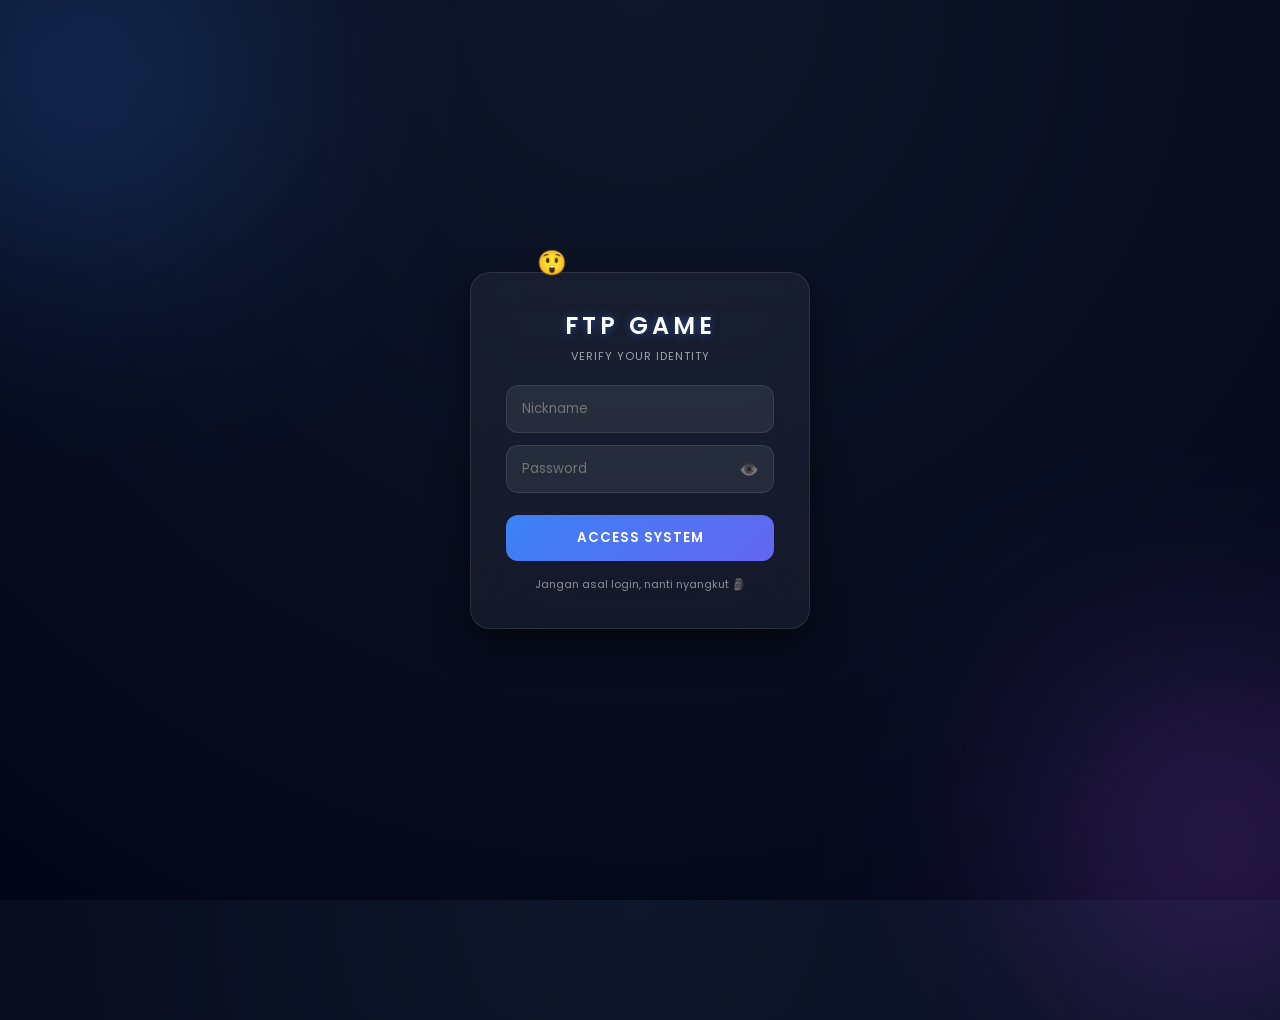
<file: index.html>
<!DOCTYPE html>
<html lang="id">
<head>
<meta charset="UTF-8">
<meta name="viewport" content="width=device-width, initial-scale=1.0">
<title>FTP Game Login</title>

<link href="https://fonts.googleapis.com/css2?family=Poppins:wght@300;400;600&display=swap" rel="stylesheet">

<style>
* { margin: 0; padding: 0; box-sizing: border-box; font-family: 'Poppins', sans-serif; }

body {
  height: 100vh;
  display: flex;
  justify-content: center;
  align-items: center;
  background: radial-gradient(circle at top, #0f172a, #020617);
  overflow: hidden;
  color: white;
  transition: 0.5s;
}

/* Glow Background */
.blob {
  position: absolute;
  width: 350px;
  height: 350px;
  border-radius: 50%;
  filter: blur(130px);
  opacity: 0.3;
  animation: float 7s ease-in-out infinite;
  z-index: 1;
}
.blob:nth-child(1) { top: -100px; left: -100px; background: #3b82f6; }
.blob:nth-child(2) { bottom: -120px; right: -120px; background: #a855f7; animation-delay: 2s; }

@keyframes float { 0%, 100% { transform: translateY(0); } 50% { transform: translateY(40px); } }

/* Card Style */
.login-box {
  position: relative;
  z-index: 2;
  width: 340px;
  padding: 35px;
  border-radius: 20px;
  background: rgba(255, 255, 255, 0.05);
  backdrop-filter: blur(20px);
  box-shadow: 0 15px 35px rgba(0,0,0,0.5);
  border: 1px solid rgba(255, 255, 255, 0.1);
  text-align: center;
  transition: 0.4s cubic-bezier(0.175, 0.885, 0.32, 1.275);
}

h2 { font-weight: 600; letter-spacing: 4px; margin-bottom: 5px; text-shadow: 0 0 10px rgba(59, 130, 246, 0.5); }
.sub { font-size: 11px; opacity: 0.6; margin-bottom: 20px; text-transform: uppercase; letter-spacing: 1px; }

/* Input Elements */
.input-group { position: relative; margin-bottom: 12px; }
input {
  width: 100%;
  padding: 13px 15px;
  border-radius: 12px;
  border: 1px solid rgba(255, 255, 255, 0.1);
  background: rgba(255, 255, 255, 0.07);
  color: white;
  outline: none;
  transition: 0.3s;
}
input:focus { border-color: #3b82f6; background: rgba(255, 255, 255, 0.12); box-shadow: 0 0 15px rgba(59, 130, 246, 0.3); }

/* Eye Icon */
.eye-btn {
  position: absolute;
  right: 15px;
  top: 50%;
  transform: translateY(-50%);
  cursor: pointer;
  opacity: 0.4;
  transition: 0.3s;
  user-select: none;
}
.eye-btn:hover { opacity: 1; }

/* Button Login */
button {
  width: 100%;
  padding: 13px;
  margin-top: 10px;
  border: none;
  border-radius: 12px;
  background: linear-gradient(135deg, #3b82f6, #6366f1);
  color: white;
  font-weight: 600;
  cursor: pointer;
  transition: 0.3s;
  letter-spacing: 1px;
}
button:hover { transform: translateY(-2px); box-shadow: 0 8px 20px rgba(59, 130, 246, 0.4); }
button:active { transform: translateY(0); }

/* Feedbacks */
@keyframes shake {
  0%, 100% { transform: translateX(0); }
  25% { transform: translateX(-8px); }
  50% { transform: translateX(8px); }
  75% { transform: translateX(-4px); }
}
.error-shake { animation: shake 0.3s ease-in-out; border-color: #ff4757 !important; }

.hint { margin-top: 15px; font-size: 11px; opacity: 0.5; transition: 0.3s; }
.hint-error { color: #ff4757; opacity: 1; font-weight: bold; }

.emoji-run {
  position: absolute;
  top: -28px;
  left: 10px;
  font-size: 24px;
  transition: transform 0.2s ease;
  pointer-events: none;
}

.loading { opacity: 0.5; pointer-events: none; cursor: wait; }

/* Glitch Effect */
@keyframes glitch {
  0% { text-shadow: 2px 0 0 red, -2px 0 0 blue; }
  25% { text-shadow: -2px 0 0 red, 2px 0 0 blue; }
  50% { text-shadow: 2px -1px 0 red, -1px 2px 0 blue; }
  100% { text-shadow: 0 0 0 red, 0 0 0 blue; }
}
.glitch-text { animation: glitch 0.2s infinite; color: #ff4757 !important; }

 /* Container Loading Bar */
.loader-container {
  width: 100%;
  height: 6px;
  background: rgba(255, 255, 255, 0.1);
  border-radius: 10px;
  margin-top: 15px;
  display: none; /* Sembunyi dulu */
  overflow: hidden;
}

/* Isinya yang jalan */
.loader-bar {
  width: 0%;
  height: 100%;
  background: linear-gradient(90deg, #3b82f6, #a855f7);
  box-shadow: 0 0 10px rgba(59, 130, 246, 0.6);
  transition: width 0.1s linear;
}


</style>
</head>
<body>

<div class="blob"></div>
<div class="blob"></div>

<div class="login-box">
  <div class="emoji-run" id="emoji">😲</div>
  <h2 id="title">FTP GAME</h2>
  <div class="sub">Verify your identity</div>

  <div class="input-group">
    <input id="nick" type="text" placeholder="Nickname" autocomplete="off">
  </div>

  <div class="input-group">
    <input id="pass" type="password" placeholder="Password">
    <span class="eye-btn" onclick="togglePass()">👁️</span>
  </div>

  <button id="loginBtn">ACCESS SYSTEM</button>

<!-- Tambahin ini -->
<div class="loader-container" id="loaderContainer">
  <div class="loader-bar" id="loaderBar"></div>
</div>


  <div class="hint" id="hintBox">Jangan asal login, nanti nyangkut 🗿</div>
</div>

<script>
const users = [
  { nickname: "Aprel", password: "APR482" }, 
  { nickname: "Adel", password: "ADL193" },
  { nickname: "Arta", password: "ART728" }, 
  { nickname: "Farel", password: "FRL615" },
  { nickname: "Selo", password: "SEL904" }, 
  { nickname: "Alex", password: "ALX377" },
  { nickname: "Ozi", password: "OZI542" }, 
  { nickname: "Dafit", password: "DFT831" },
  { nickname: "Fian", password: "FIN274" }, 
  { nickname: "Afnan", password: "AFN663" },
  { nickname: "Aldi", password: "ALD159" }, 
  { nickname: "Roofi", password: "KingFii"}, 
  { nickname: "Novel", password: "NVL786" }, 
  { nickname: "Mila", password: "MLA480"}, 
  { nickname: "Olin", password: "OLN255" }, 
  { nickname: "Risa", password: "RSA991" },
  { nickname: "Sil", password: "SIL607" }, 
  { nickname: "Zahra", password: "ZHR348" }, 
  { nickname: "Maysun", password:"MYSN290"}
];

const emoji = document.getElementById("emoji");
const box = document.querySelector(".login-box");
const btn = document.getElementById("loginBtn");
const nickInput = document.getElementById("nick");
const passInput = document.getElementById("pass");
const hintBox = document.getElementById("hintBox");
const title = document.getElementById("title");

let failCount = 0;

// --- LOGIC LOGIN DENGAN LOADING BAR ---
btn.addEventListener("click", () => {
  const nickVal = nickInput.value.trim();
  const passVal = passInput.value.trim();

  // 1. Validasi Awal
  if (!nickVal || !passVal) {
    showError(true, true, "Lengkapin dulu datanya, cil! 🗿");
    return;
  }

  // 2. Persiapan Visual Loading
  btn.style.display = "none"; // Sembunyiin tombol
  const loaderContainer = document.getElementById("loaderContainer");
  const loaderBar = document.getElementById("loaderBar");
  
  loaderContainer.style.display = "block"; // Munculin bar
  loaderBar.style.width = "0%";
  document.body.classList.add("loading");

  let progress = 0;

  // 3. Animasi Progress Bar (Simulasi Connecting)
  const loadingInterval = setInterval(() => {
    progress += Math.random() * 12; // Naiknya random biar realistik
    if (progress > 100) progress = 100;
    
    loaderBar.style.width = progress + "%";

    if (progress >= 100) {
      clearInterval(loadingInterval);
      
      // 4. Cek Database Setelah Loading Kelar
      const userMatch = users.find(u => u.nickname.toLowerCase() === nickVal.toLowerCase());
      const isSuccess = userMatch && userMatch.password === passVal;

      if (isSuccess) {
        // --- LOGIN SUKSES ---
        loaderBar.style.background = "#2ed573";
        hintBox.innerText = "ACCESS GRANTED. Welcome, " + userMatch.nickname;
        localStorage.setItem("player", userMatch.nickname);
        
        document.body.style.filter = "blur(15px) brightness(0.5)";
        box.style.transform = "scale(0.8)";
        box.style.opacity = "0";

        setTimeout(() => { 
          window.location.href = "dashboard.html"; 
        }, 700);

      } else {
        // --- LOGIN GAGAL ---
        failCount++;
        document.body.classList.remove("loading");
        
        // Balikin tampilan tombol
        btn.style.display = "block";
        btn.innerText = "ACCESS DENIED";
        btn.style.background = "#ff4757";
        loaderContainer.style.display = "none";

        const nickErr = !userMatch;
        const passErr = userMatch && userMatch.password !== passVal;
        
        let msg = nickErr ? "Nickname kaga ada di database! 🤨" : "Password salah total! 🔑";
        if (failCount >= 3) msg = "SISTEM KE-HACK?! BERHENTI! 👺";

        showError(nickErr, passErr, msg);

        // Update Emoji & Efek Glitch
        if (failCount === 1) emoji.textContent = "🤨";
        else if (failCount === 2) emoji.textContent = "😠";
        else if (failCount >= 3) {
          emoji.textContent = "👺";
          title.classList.add("glitch-text");
          document.body.style.background = "radial-gradient(circle at top, #450a0a, #020617)";
        }

        // Reset tombol ke teks awal
        setTimeout(() => {
          btn.innerText = "ACCESS SYSTEM";
          btn.style.background = "";
        }, 1500);
      }
    }
  }, 80); // Speed loading (makin kecil makin cepet)
});


function showError(n, p, msg) {
  if (n) {
    nickInput.classList.add("error-shake");
    setTimeout(() => nickInput.classList.remove("error-shake"), 400);
  }
  if (p) {
    passInput.classList.add("error-shake");
    setTimeout(() => passInput.classList.remove("error-shake"), 400);
    passInput.value = "";
  }
  box.style.animation = "shake 0.3s";
  hintBox.innerText = msg;
  hintBox.classList.add("hint-error");
}

function togglePass() {
  passInput.type = passInput.type === "password" ? "text" : "password";
}

// Emoji Patrol
let dir = 1; let p = 0;
function move() {
  const max = box.offsetWidth - 40;
  p += dir * 1.2;
  if (p >= max || p <= 0) { dir *= -1; emoji.style.transform = `scaleX(${dir})`; }
  emoji.style.left = p + "px";
  requestAnimationFrame(move);
}
move();
</script>
</body>
</html>
</file>
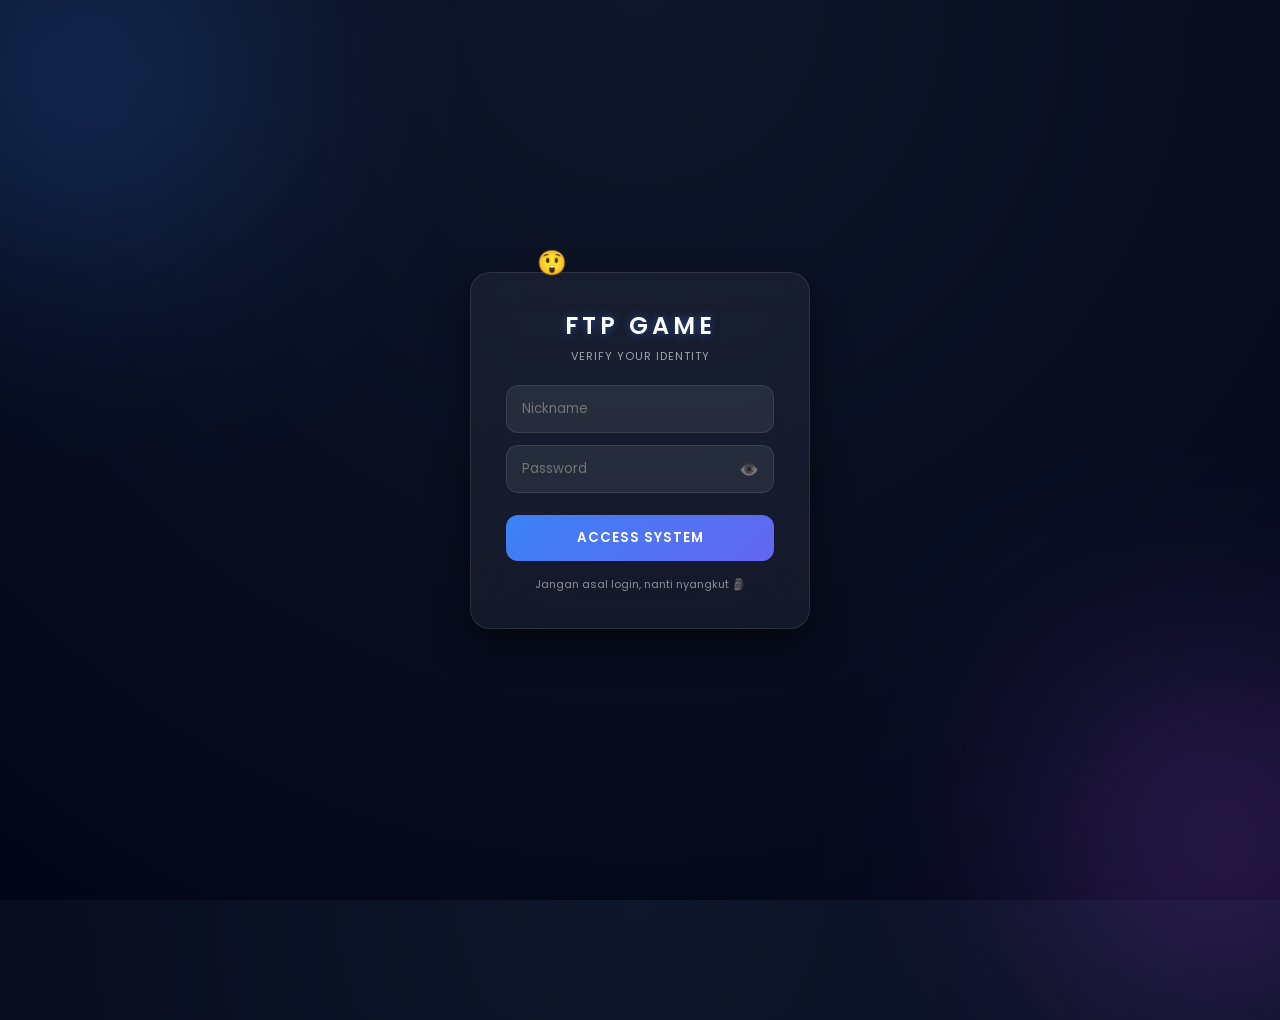
<file: boss-result.html>
<!DOCTYPE html>
<html lang="id">
<head>
<meta charset="UTF-8">
<meta name="viewport"
content="width=device-width, initial-scale=1.0">

<title>Boss Result</title>

<style>

body{
margin:0;
font-family:Arial;
background:#0f172a;
color:white;
display:flex;
justify-content:center;
align-items:center;
height:100vh;
padding:20px;
}

.box{
background:rgba(255,255,255,0.06);
padding:30px;
border-radius:20px;
width:100%;
max-width:400px;
text-align:center;
}

h1{
margin-bottom:15px;
}

p{
opacity:0.8;
margin-bottom:12px;
line-height:1.5;
}

button{
width:100%;
padding:14px;
border:none;
border-radius:14px;
background:#2563eb;
color:white;
font-weight:bold;
cursor:pointer;
}

 /* ================= ANIM ================= */

.box{
animation:pop 0.4s ease;
backdrop-filter:blur(10px);
box-shadow:0 10px 30px rgba(0,0,0,0.4);
}

@keyframes pop{

from{
opacity:0;
transform:scale(0.9);
}

to{
opacity:1;
transform:scale(1);
}

}

button{
transition:0.2s;
}

button:hover{
transform:scale(1.03);
background:#1d4ed8;
}

/* ================= ICON ================= */

#icon{
font-size:70px;
margin-bottom:15px;
}

/* ================= REWARD ================= */

#reward{
font-size:24px;
font-weight:bold;
color:#fbbf24;
text-shadow:0 0 10px rgba(251,191,36,0.4);
}

/* ================= BG ================= */

.bg{
position:fixed;
inset:0;
overflow:hidden;
z-index:-1;
}

.bubble{
position:absolute;
bottom:-120px;
width:120px;
height:120px;
border-radius:50%;
background:rgba(255,255,255,0.05);
animation:float 18s linear infinite;
}

.bubble:nth-child(1){
left:10%;
animation-duration:15s;
}

.bubble:nth-child(2){
left:45%;
width:170px;
height:170px;
animation-duration:20s;
}

.bubble:nth-child(3){
left:80%;
animation-duration:17s;
}

@keyframes float{

0%{
transform:translateY(0);
opacity:0;
}

10%{
opacity:1;
}

100%{
transform:translateY(-120vh);
opacity:0;
}

}

</style>
</head>

<body>
  
  <div class="bg">

<div class="bubble"></div>
<div class="bubble"></div>
<div class="bubble"></div>

</div>

<div class="box">
  
  <div id="icon">
🏆
</div>

<h1 id="status"></h1>

<p id="message"></p>

<p id="reward"></p>

<button onclick="
window.location.href='dashboard.html'
">

Kembali ke Dashboard

</button>

</div>

<script>

const data =
JSON.parse(
localStorage.getItem("bossResult")
);

// fallback kalau data kosong
if(!data){

window.location.href =
"dashboard.html";

}

// status
document.getElementById("status")
.innerText =
data.status === "win"
? "🏆 MENANG"
: "💀 KALAH";

// pesan
document.getElementById("message")
.innerText =
data.message;

// reward
document.getElementById("reward")
.innerText =
"+ " + data.reward + " coin";

// icon
document.getElementById("icon")
.innerText =
data.status === "win"
? "🏆"
: "💀";

 /* ================= THEME SYSTEM ================= */

const themes = {

common:{
bg:"linear-gradient(135deg,#1e293b,#0f172a)",
bubble:"rgba(255,255,255,0.05)"
},

rare:{
bg:"linear-gradient(135deg,#7f1d1d,#dc2626)",
bubble:"rgba(255,80,80,0.15)"
},

epic:{
bg:"linear-gradient(135deg,#4c1d95,#7c3aed)",
bubble:"rgba(168,85,247,0.15)"
},

legendary:{
bg:"linear-gradient(135deg,#0f172a,#06b6d4)",
bubble:"rgba(34,211,238,0.15)"
},

mythic:{
bg:"linear-gradient(135deg,#78350f,#fbbf24)",
bubble:"rgba(251,191,36,0.18)"
}

};

function applyTheme(){

let equipped =
localStorage.getItem("equippedTheme") || "common";

let theme =
themes[equipped];

if(!theme) return;

/* body bg */

document.body.style.background =
theme.bg;

/* bubble */

document
.querySelectorAll(".bubble")
.forEach(b=>{

b.style.background =
theme.bubble;

});

}

applyTheme();

</script>

</body>
</html>
</file>
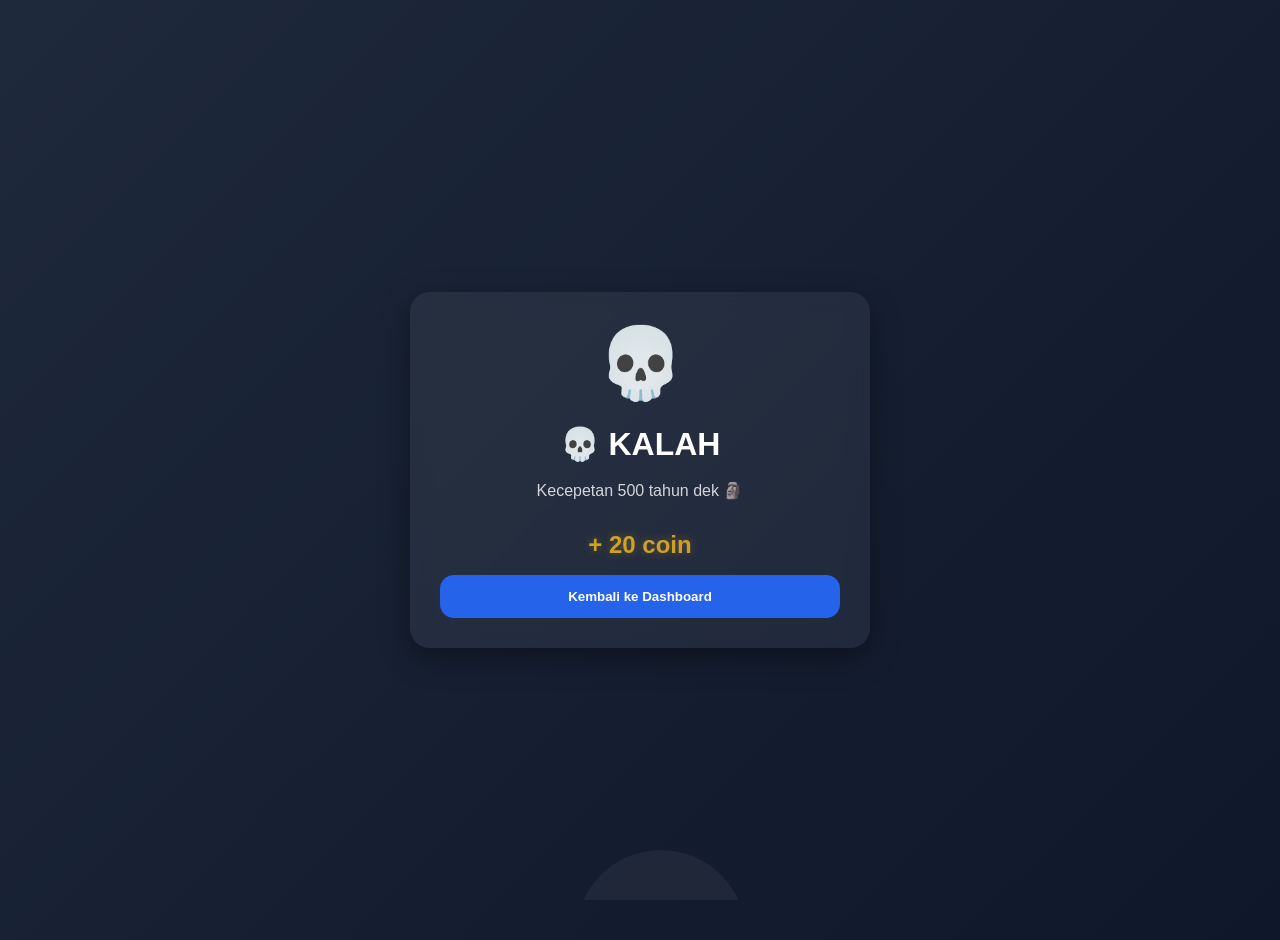
<file: bossbattle.html>
<!DOCTYPE html>  
<html 
lang="id">  
<head>  
<meta charset="UTF-8">  
<meta name="viewport" content="width=device-width, initial-scale=1.0">  
<title>Boss Battle</title> 
<style>  

 *{
box-sizing:border-box;
}
  
body{  
margin:0;  
font-family:Arial;  
background:#0f172a;  
color:white;  
padding:20px;  
}  
  
.box{  
background:#1e293b;  
padding:20px;  
border-radius:20px;  
margin-bottom:20px;  
}  
  
.hpbar{  
width:100%;  
height:25px;  
background:#334155;  
border-radius:999px;  
overflow:hidden;  
margin-top:10px;  
}  
  
.hpfill{  
height:100%;  
transition:0.3s;  
}  
  
#bossFill{  
background:#ef4444;  
width:100%;  
}  
  
#playerFill{  
background:#22c55e;  
width:100%;  
}  
  
button{  
width:100%;  
padding:15px;  
margin-top:10px;  
border:none;  
border-radius:15px;  
background:#2563eb;  
color:white;  
font-weight:bold;  
cursor:pointer;  
}  
  
button:hover{  
opacity:0.9;  
}  
  
#timer{  
font-size:20px;  
font-weight:bold;  
margin-bottom:15px;  
}  

.flash-red {
  background: rgba(255,0,0,0.25) !important;
}

@keyframes flashRed {
  0% { background: #0f172a; }
  50% { background: rgba(255,0,0,0.25); }
  100% { background: #0f172a; }
}
  
  .shake {
  animation: shake 0.2s;
}

@keyframes shake {
  0% { transform: translateX(0); }
  25% { transform: translateX(-5px); }
  50% { transform: translateX(5px); }
  75% { transform: translateX(-5px); }
  100% { transform: translateX(0); }
}
  
body{
margin:0;
font-family:Arial;
background:#0f172a;
color:white;
padding:20px;
position:relative;
overflow-x:hidden;
min-height:100vh;
}

.bg-animation{
position:fixed;
inset:0;
overflow:hidden;
z-index:0;
pointer-events:none;
}

.box,
#timer{
position:relative;
z-index:1;
}}

/* Bubble */
.bubble{
position:absolute;
bottom:-120px;
width:120px;
height:120px;
border-radius:50%;
background:rgba(255,255,255,0.05);
filter:blur(4px);
animation:float 18s linear infinite;
}

.bubble:nth-child(1){
left:10%;
width:80px;
height:80px;
animation-duration:14s;
}

.bubble:nth-child(2){
left:30%;
animation-duration:20s;
}

.bubble:nth-child(3){
left:55%;
width:160px;
height:160px;
animation-duration:24s;
}

.bubble:nth-child(4){
left:75%;
width:100px;
height:100px;
animation-duration:18s;
}

.bubble:nth-child(5){
left:90%;
width:70px;
height:70px;
animation-duration:12s;
}

@keyframes float{
0%{
transform:translateY(0) scale(1);
opacity:0;
}

10%{
opacity:1;
}

100%{
transform:translateY(-120vh) scale(1.3);
opacity:0;
}
}
  
</style>  
</head>  

<body>  

 <!-- BG ANIMATION -->
<div class="bg-animation">

<div class="bubble"></div>
<div class="bubble"></div>
<div class="bubble"></div>
<div class="bubble"></div>
<div class="bubble"></div>

</div>

<div class="box">  
<h2 id="bossName">Boss</h2> 
<p>  
❤️ Boss HP:  
<span id="bossHpText">  
100  
</span>  
</p>  <div class="hpbar">  
<div id="bossFill" class="hpfill"></div>  
</div>  </div>  <div class="box">  <h2>Player HP</h2>  <p>  
💚 HP:  
<span id="playerHpText">  
100  
</span>  
</p>  
<div class="hpbar">  
<div id="playerFill" class="hpfill"></div>  
</div>  
</div>  
<div id="timer">  
08:00  
</div>  
<div class="box"> 
<h2 id="question">  
Soal muncul disini  
</h2>  
<div id="answers">
</div>  
</div>  
<script src="mtk-boss-quiz.js"></script> 
<script src="bindo-boss-quiz.js"></script>
<script src="bing-boss-quiz.js"></script>
<script src="ipa-boss-quiz.js"></script>
<script src="pai-boss-quiz.js"></script> 

<script>  

// =============== SOUND ================

 const successSound = new Audio("success.wav");
const errorSound = new Audio("error.wav");
const bossMusic = new Audio("boss-battle.mp3");
bossMusic.volume = 0.6;
bossMusic.loop = true;

 function startMusic(){
  if (bossMusic.paused) {
    bossMusic.currentTime = 0;
    bossMusic.play();
  }
}

function stopMusic(){
  bossMusic.pause();
  bossMusic.currentTime = 0;
}

// ================ ACAK PILIHAN =========  
  
 function shuffleArray(arr){  
  
for(let i = arr.length - 1; i > 0; i--){  
  
let j = Math.floor(Math.random() * (i + 1));  
  
[arr[i], arr[j]] = [arr[j], arr[i]];  
  
}  
  
return arr;  
  
}  
  
// ================= DATA =================  
  
const boss =  
localStorage.getItem("selectedBoss");  
  
const bossNames = {  
  
mtk:"Raja Integral",  
bindo:"Kata Berjalan",  
bing:"Lord Grammar",  
ipa:"Mutan Kimia",  
pai:"Penjaga Hikmah"  
  
};  
  
document.getElementById("bossName")  
.innerText =  
bossNames[boss];  
  
// ================= AMBIL SOAL =================  
  
let allQuestions = [];  
  
if(boss === "mtk"){  
allQuestions = [...mtkBossQuiz];  
}  
  
if(boss === "bindo"){  
allQuestions = [...bindoBossQuiz];  
}  
  
if(boss === "bing"){  
allQuestions = [...bingBossQuiz];  
}  
  
if(boss === "ipa"){  
allQuestions = [...ipaBossQuiz];  
}  
  
if(boss === "pai"){  
allQuestions = [...paiBossQuiz];  
}  
  
// acak soal  
allQuestions.sort(()=>Math.random()-0.5);  
  
// ambil 5 soal  
let questions =  
allQuestions.slice(0,5);  
  
// ================= HP =================  
  
let bossHp = 100;  
let playerHp = 100; 
 let bossSkillUsed = false;
 let wrongStreak = 0;
 
function bossSkill(){
  if(bossSkillUsed) return;

  bossSkillUsed = true;

  // damage ke player
  playerHp -= 20;
  if(playerHp < 0) playerHp = 0;

  // kurangi waktu 60 detik
  time -= 60;
  if(time < 0) time = 0;

  alert("⚠️⚠️ Boss pakai skill! HP kamu -20 & waktu -1 menit⚠️⚠️");

  updateHp();
}

function updateHp(){  
  
document.getElementById("bossHpText")  
.innerText = bossHp;  
  
document.getElementById("playerHpText")  
.innerText = playerHp;  
  
document.getElementById("bossFill")  
.style.width =  
bossHp + "%";  
  
document.getElementById("playerFill")  
.style.width =  
playerHp + "%";  
  
}  
  
// ================= SOAL =================  
  
let current = 0;  
  
function loadQuestion(){  
  
if(current >= questions.length){  
  
endBattle();  
  
return;  
  
}  
  
let q = questions[current];  
  
document.getElementById("question")  
.innerText = q.q;  
  
let ans =  
document.getElementById("answers");  
  
ans.innerHTML = "";  
  
// acak jawaban  
let shuffled =  
[...q.a]  
.sort(()=>Math.random()-0.5);  
  
shuffled.forEach(opt=>{  
  
let btn =  
document.createElement("button");  
  
btn.innerText = opt;  
  
btn.onclick = () => {
  startMusic();

  let isCorrect = (opt === q.a[q.correct]);

  if (isCorrect) {
    wrongStreak = 0;

    bossHp -= 20;
    if (bossHp < 0) bossHp = 0;

    if (bossHp <= 60 && !bossSkillUsed) {
      setTimeout(() => bossSkill(), 300);
    }

    successSound.currentTime = 0;
    successSound.play();
    shakeScreen();

  } else {
  wrongStreak++;

  errorSound.currentTime = 0;
  errorSound.play();
  screenFlash("hit");

  let damage = 20; // base damage

  if (wrongStreak >= 3) {
    damage = 40; // TOTAL damage, bukan tambahan

    alert("💀 3x salah! Critical counter attack!");

    wrongStreak = 0;
  }

  playerHp -= damage;
  if (playerHp < 0) playerHp = 0;
}

  updateHp();

  if (bossHp <= 0 || playerHp <= 0) {
    endBattle();
    return;
  }

  current++;
  loadQuestion();
};
ans.appendChild(btn);  
  
});  
  
}  
  
 // ================= TIMER =================  
  
let time = 480;  
  
const timerEl =  
document.getElementById("timer");  
  
const timer = setInterval(()=>{  
  
time--;  
  
let menit =  
Math.floor(time / 60);  
  
let detik =  
time % 60;  
  
timerEl.innerText =  
`${menit}:${detik  
.toString()  
.padStart(2,"0")}`;  
  
if(time <= 0){  
  
clearInterval(timer);  
  
// player otomatis kalah  
bossLose();  
  
}  
  
},1000);  
  
// ================= KALAH =================  
  
function bossLose(){  
  
// tambah coin hiburan 🗿  
let coin =  
parseInt(  
localStorage.getItem("totalCoins")  
) || 0;  
  
coin += 20;  
  
localStorage.setItem(  
"totalCoins",  
coin  
);  
  
// roast random  
const roast = [  
  
"Kecepetan 500 tahun dek 🗿",  
  
"Bossnya aja bingung liat jawaban lu",  
  
"8 menit masih kalah. Konsisten juga ya.",  
  
"Lord Grammar barusan uninstall bahasa Inggris",  
  
"Mutan Kimia nyuruh lu balik praktikum",  
  
"Raja Integral senyum tipis lihat skor lu",  
  
"Damage lu ke boss kayak cubitan bayi",  
  
"Soalnya SMP, reaksinya kayak UTBK final boss",  
  
"Penjaga Hikmah kehilangan hikmah",  
  
"Skill issue terdeteksi."  
  
];  
  
let text =  
roast[  
Math.floor(  
Math.random() * roast.length  
)  
];  
  
// simpan result  
localStorage.setItem(  
"bossResult",  
JSON.stringify({  
  
status:"lose",  
reward:20,  
message:text  
  
})  
);  
  
// pindah halaman  
window.location.href =  
"boss-result.html";  
  
}  
  
 // ================= MENANG =================  
  
function bossWin(){  
  
let reward = 300;  
  
// tambah coin  
let coin =  
parseInt(  
localStorage.getItem("totalCoins")  
) || 0;  
  
coin += reward;  
  
localStorage.setItem(  
"totalCoins",  
coin  
);  
  
// save result  
localStorage.setItem(  
"bossResult",  
  
JSON.stringify({  
  
status:"win",  
  
reward:reward,  
  
message:  
"Boss berhasil dikalahkan. Akhirnya otak dipake juga."  
  
})  
  
);  
  
// pindah halaman  
window.location.href =  
"boss-result.html";  
  
}  
  
// ================= END =================  
  
function endBattle(){  

clearInterval(timer);  
  
if(bossHp <= 0){  
  
bossWin();  
  
}else{  
  
bossLose();  
  
}  
  
}  
  
// ================= START =================  

updateHp();  

 function shakeScreen(){
  document.body.classList.add("shake");
  setTimeout(() => {
    document.body.classList.remove("shake");
  }, 200);
}

 function screenFlash(type){

  document.body.classList.remove("flash-red");

  if(type === "hit"){
    document.body.classList.add("flash-red");

    setTimeout(()=>{
      document.body.classList.remove("flash-red");
    }, 200);
  }

}

 /* ================= THEME SYSTEM ================= */

const themes = {

common:{
bg:"linear-gradient(135deg,#1e293b,#0f172a)",
bubble:"rgba(255,255,255,0.05)"
},

rare:{
bg:"linear-gradient(135deg,#7f1d1d,#dc2626)",
bubble:"rgba(255,80,80,0.15)"
},

epic:{
bg:"linear-gradient(135deg,#4c1d95,#7c3aed)",
bubble:"rgba(168,85,247,0.15)"
},

legendary:{
bg:"linear-gradient(135deg,#0f172a,#06b6d4)",
bubble:"rgba(34,211,238,0.15)"
},

mythic:{
bg:"linear-gradient(135deg,#78350f,#fbbf24)",
bubble:"rgba(251,191,36,0.18)"
}

};

function applyTheme(){

let equipped =
localStorage.getItem("equippedTheme") || "common";

let theme =
themes[equipped];

if(!theme) return;

/* body bg */

document.body.style.background =
theme.bg;

/* bubble */

document
.querySelectorAll(".bubble")
.forEach(b=>{

b.style.background =
theme.bubble;

});

}

 applyTheme();
loadQuestion();  
  
</script>  </body>  
</html>
</file>
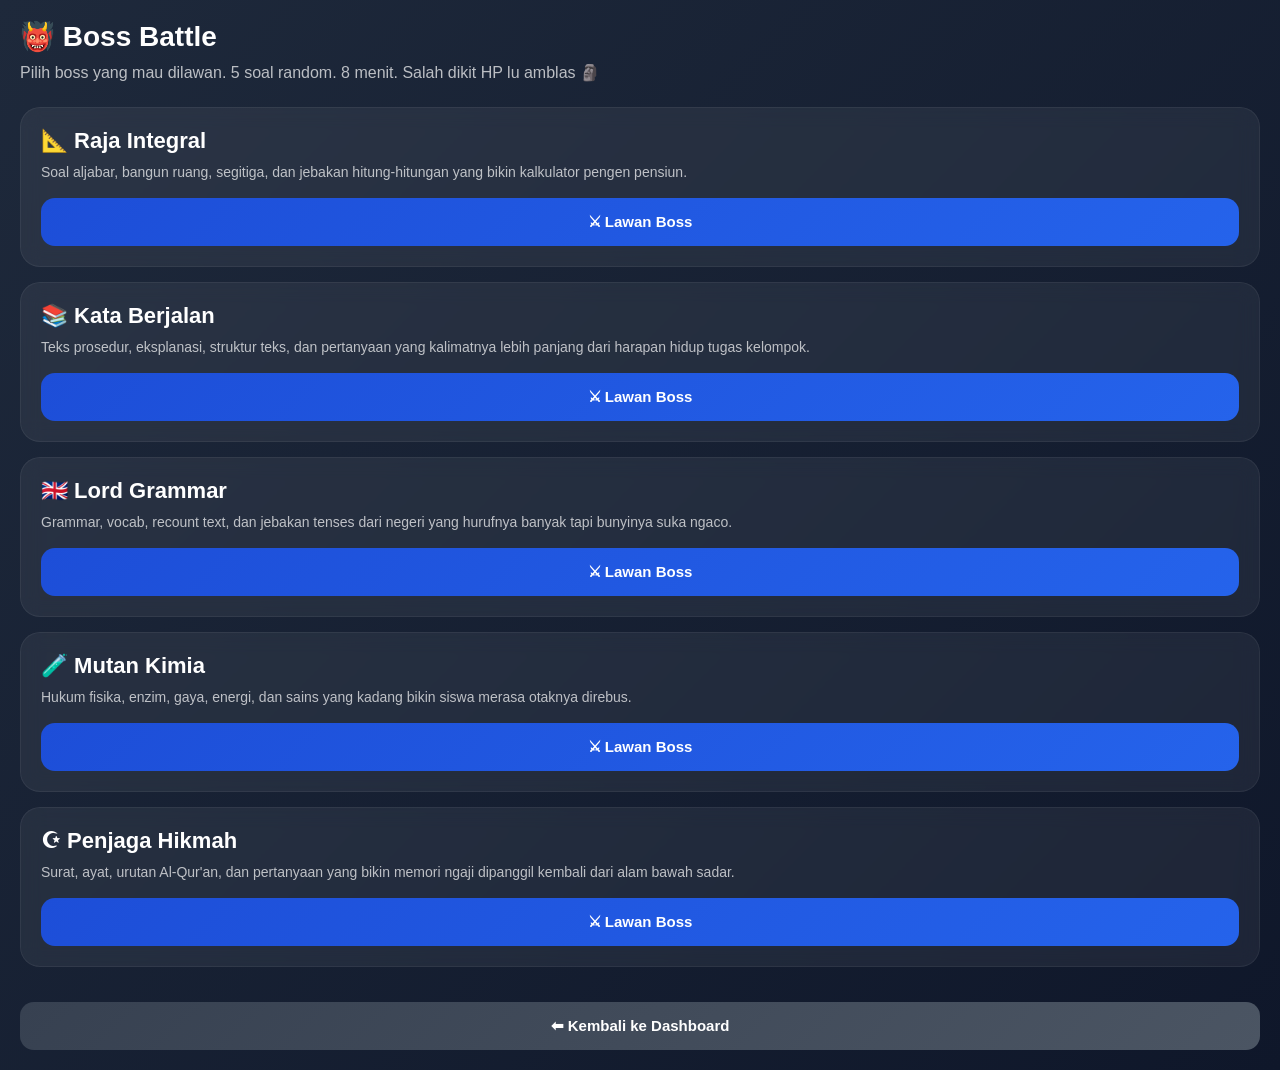
<file: bossselect.html>
<!DOCTYPE html>
<html lang="id">
<head>
<meta charset="UTF-8">
<meta name="viewport" content="width=device-width, initial-scale=1.0">

<title>Pilih Boss</title>

<style>

*{
margin:0;
padding:0;
box-sizing:border-box;
}

body{
font-family:Arial;
background:linear-gradient(135deg,#0f172a,#1e293b);
color:white;
min-height:100vh;
padding:20px;
}

.title{
font-size:28px;
font-weight:bold;
margin-bottom:10px;
}

.desc{
opacity:0.7;
margin-bottom:25px;
}

.boss-card{
background:rgba(255,255,255,0.06);
padding:20px;
border-radius:20px;
margin-bottom:15px;
backdrop-filter:blur(10px);
transition:0.25s;
border:1px solid rgba(255,255,255,0.06);
}

.boss-card:hover{
transform:translateY(-3px);
background:rgba(255,255,255,0.08);
}

.boss-name{
font-size:22px;
font-weight:bold;
margin-bottom:8px;
}

.boss-info{
font-size:14px;
opacity:0.7;
margin-bottom:15px;
line-height:1.5;
}

button{
width:100%;
padding:15px;
border:none;
border-radius:14px;
background:linear-gradient(135deg,#1d4ed8,#2563eb);
color:white;
font-weight:bold;
font-size:15px;
cursor:pointer;
transition:0.2s;
}

button:hover{
transform:scale(1.02);
}

.back-btn{
margin-top:20px;
background:linear-gradient(135deg,#374151,#4b5563);
}

</style>
</head>

<body>
  
  <!-- BG ANIMATION -->
<div class="bg-animation">

<div class="bubble"></div>
<div class="bubble"></div>
<div class="bubble"></div>
<div class="bubble"></div>
<div class="bubble"></div>

</div>

<div class="title">
👹 Boss Battle
</div>

<div class="desc">
Pilih boss yang mau dilawan.
5 soal random.
8 menit.
Salah dikit HP lu amblas 🗿
</div>

<!-- ================= MTK ================= -->

<div class="boss-card">

<div class="boss-name">
📐 Raja Integral
</div>

<div class="boss-info">
Soal aljabar, bangun ruang, segitiga, dan jebakan hitung-hitungan yang bikin kalkulator pengen pensiun.
</div>

<button onclick="startBoss('MTK')">
⚔ Lawan Boss
</button>

</div>

<!-- ================= BINDO ================= -->

<div class="boss-card">

<div class="boss-name">
📚 Kata Berjalan
</div>

<div class="boss-info">
Teks prosedur, eksplanasi, struktur teks, dan pertanyaan yang kalimatnya lebih panjang dari harapan hidup tugas kelompok.
</div>

<button onclick="startBoss('BINDO')">
⚔ Lawan Boss
</button>

</div>

<!-- ================= BING ================= -->

<div class="boss-card">

<div class="boss-name">
🇬🇧 Lord Grammar
</div>

<div class="boss-info">
Grammar, vocab, recount text, dan jebakan tenses dari negeri yang hurufnya banyak tapi bunyinya suka ngaco.
</div>

<button onclick="startBoss('BING')">
⚔ Lawan Boss
</button>

</div>

<!-- ================= IPA ================= -->

<div class="boss-card">

<div class="boss-name">
🧪 Mutan Kimia
</div>

<div class="boss-info">
Hukum fisika, enzim, gaya, energi, dan sains yang kadang bikin siswa merasa otaknya direbus.
</div>

<button onclick="startBoss('IPA')">
⚔ Lawan Boss
</button>

</div>

<!-- ================= PAI ================= -->

<div class="boss-card">

<div class="boss-name">
☪ Penjaga Hikmah
</div>

<div class="boss-info">
Surat, ayat, urutan Al-Qur'an, dan pertanyaan yang bikin memori ngaji dipanggil kembali dari alam bawah sadar.
</div>

<button onclick="startBoss('PAI')">
⚔ Lawan Boss
</button>

</div>

<button
class="back-btn"
onclick="window.location.href='dashboard.html'">

⬅ Kembali ke Dashboard

</button>

<script>


// ============ PILIH BOSS =======

function startBoss(subject){

localStorage.setItem(
"selectedBoss",
subject.toLowerCase()
);

window.location.href =
"bossbattle.html";

}

/* ================= THEME SYSTEM ================= */

const themes = {

common:{
bg:"linear-gradient(135deg,#1e293b,#0f172a)",
bubble:"rgba(255,255,255,0.05)"
},

rare:{
bg:"linear-gradient(135deg,#7f1d1d,#dc2626)",
bubble:"rgba(255,80,80,0.15)"
},

epic:{
bg:"linear-gradient(135deg,#4c1d95,#7c3aed)",
bubble:"rgba(168,85,247,0.15)"
},

legendary:{
bg:"linear-gradient(135deg,#0f172a,#06b6d4)",
bubble:"rgba(34,211,238,0.15)"
},

mythic:{
bg:"linear-gradient(135deg,#78350f,#fbbf24)",
bubble:"rgba(251,191,36,0.18)"
}

};

function applyTheme(){

let equipped =
localStorage.getItem("equippedTheme") || "common";

let theme =
themes[equipped];

if(!theme) return;

/* body bg */

document.body.style.background =
theme.bg;

/* bubble */

document
.querySelectorAll(".bubble")
.forEach(b=>{

b.style.background =
theme.bubble;

});

}

applyTheme();
</script>

</body>
</html>
</file>
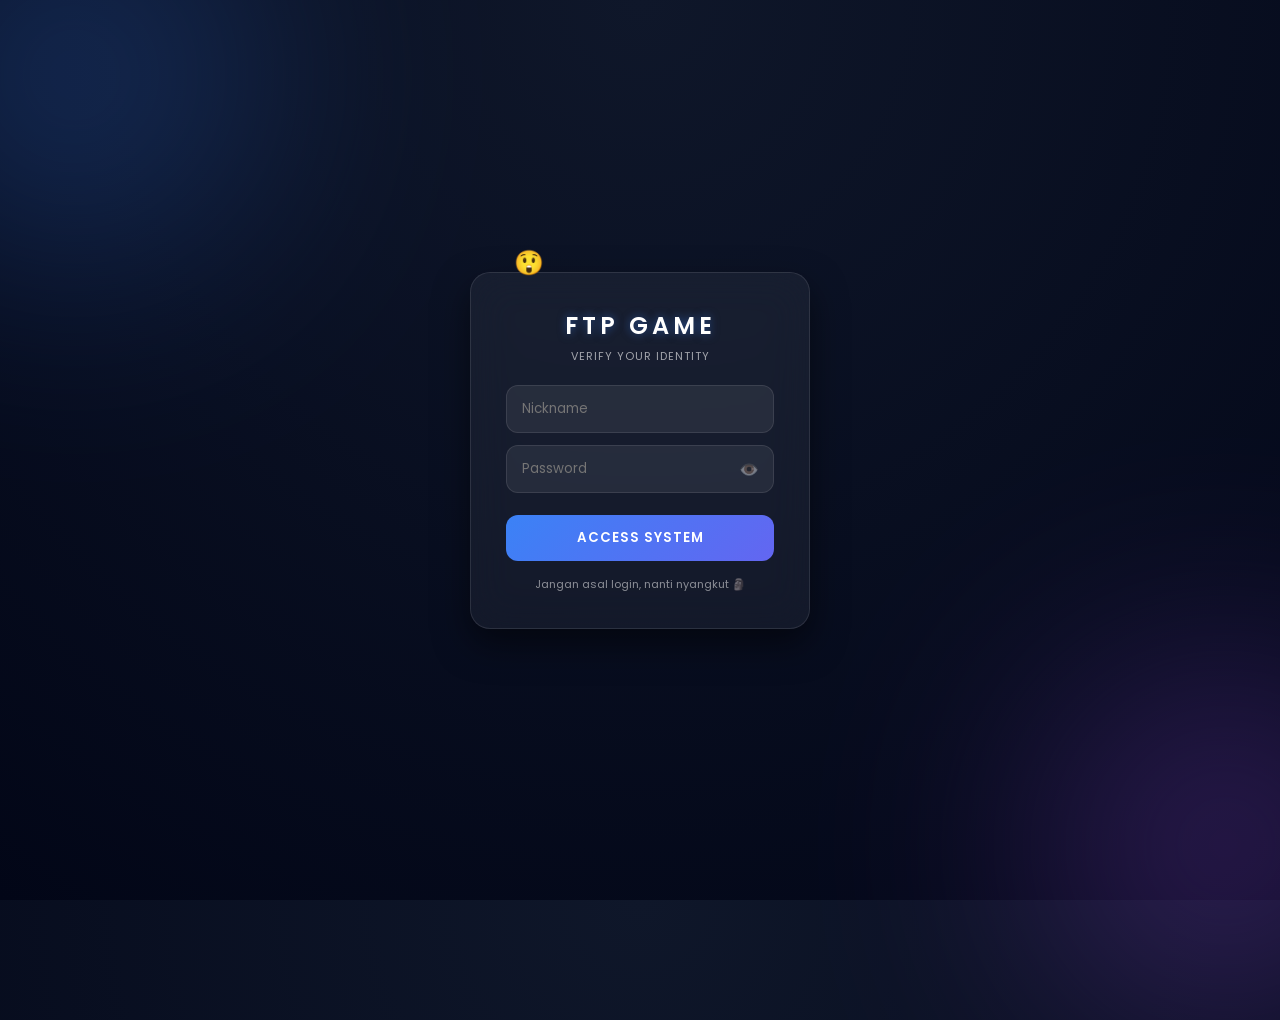
<file: dashboard.html>
<!DOCTYPE html>
<html lang="id">
<head>
<meta charset="UTF-8">
<meta name="viewport" content="width=device-width, initial-scale=1.0">

<title>Dashboard</title>

<style>

*{
margin:0;
padding:0;
box-sizing:border-box;
}

body{
font-family:Arial;
background:radial-gradient(circle at top,#1e293b,#0f172a);
color:white;
min-height:100vh;
padding:20px;
animation:fade 0.6s ease;
}

 body{
transition:0.4s;
}

@keyframes fade{
from{
opacity:0;
transform:translateY(10px);
}
to{
opacity:1;
transform:translateY(0);
}
}

/* ================= CARD ================= */

.card{
background:rgba(255,255,255,0.06);
padding:20px;
border-radius:20px;
margin-bottom:20px;
 backdrop-filter:blur(10px);
box-shadow:0 10px 25px rgba(0,0,0,0.35);
transition:0.25s ease;
animation:pop 0.4s ease;
}

.card:hover{
transform:translateY(-2px);
}

@keyframes pop{
from{
opacity:0;
transform:scale(0.97);
}
to{
opacity:1;
transform:scale(1);
}
}

/* ================= TEXT ================= */

h1{
margin-bottom:10px;
font-size:22px;
letter-spacing:0.5px;
}

h2{
margin-bottom:10px;
font-size:18px;
opacity:0.9;
}

/* ================= COIN + RANK ================= */

#coinValue{
color:#fbbf24;
font-weight:bold;
text-shadow:0 0 10px rgba(251,191,36,0.3);
}

#rankValue{
color:#60a5fa;
margin-top:5px;
}

/* ================= BUTTON ================= */

button{
padding:15px;
border:none;
border-radius:15px;
background:linear-gradient(135deg,#1e40af,#2563eb);
color:white;
font-weight:bold;
cursor:pointer;
margin:5px 0;
transition:0.2s ease;
box-shadow:0 6px 15px rgba(37,99,235,0.25);
}

button:hover{
transform:scale(1.03);
box-shadow:0 10px 20px rgba(37,99,235,0.35);
}

button:active{
transform:scale(0.96);
}

button:disabled{
opacity:0.4;
cursor:not-allowed;
transform:none;
box-shadow:none;
}

/* ================= GAME MODE ================= */

.game-mode{

background:rgba(255,255,255,0.05);
padding:15px;
border-radius:16px;

border:1px solid rgba(255,255,255,0.06);

margin-top:15px;

transition:0.25s;

}

.game-mode:hover{

transform:translateY(-2px);

background:rgba(255,255,255,0.08);

}

.game-info{

display:flex;
gap:14px;
align-items:flex-start;

}

.game-icon{

width:52px;
height:52px;

border-radius:14px;

display:flex;
align-items:center;
justify-content:center;

font-size:24px;

background:
linear-gradient(135deg,#7c3aed,#5b21b6);

box-shadow:
0 6px 18px rgba(124,58,237,0.35);

flex-shrink:0;

}

.game-info h3{

margin:0;
margin-bottom:4px;

font-size:18px;

}

.game-info p{

opacity:0.7;
font-size:13px;
line-height:1.5;

}

.play-btn{

width:100%;
margin-top:15px;

padding:14px;

border:none;
border-radius:14px;

background:
linear-gradient(135deg,#7c3aed,#5b21b6);

color:white;

font-weight:bold;
font-size:15px;

cursor:pointer;

transition:0.25s;

box-shadow:
0 6px 20px rgba(124,58,237,0.35);

}

.play-btn:hover{

transform:
translateY(-2px) scale(1.01);

box-shadow:
0 10px 25px rgba(124,58,237,0.45);

}

.play-btn:active{

transform:scale(0.97);

}

/* ================= SUPER BOSS ========== */

.superboss-btn{
  width:100%;
  padding:15px;
  margin-top:15px;
  border:none;
  border-radius:15px;
  background:linear-gradient(135deg,#ef4444,#b91c1c);
  color:white;
  font-weight:bold;
  font-size:16px;
  cursor:pointer;
  transition:0.2s;
  box-shadow:0 0 15px rgba(239,68,68,0.4);
}

.superboss-btn:hover{
  transform:scale(1.03);
  box-shadow:0 0 25px rgba(239,68,68,0.6);
}

.superboss-btn:active{
  transform:scale(0.98);
}

/* ================= BOX ================= */

.stats-box{
background:rgba(255,255,255,0.04);
padding:20px;
border-radius:15px;
margin-top:20px;
border:1px solid rgba(255,255,255,0.05);
}

/* ================= SHOP ================= */

#shop{
display:flex;
flex-direction:column;
gap:10px;
}

.shop-item{
display:flex;
flex-direction:column;
gap:6px;
padding:12px;
border-radius:12px;
background:rgba(255,255,255,0.05);
border:1px solid rgba(255,255,255,0.06);
transition:0.2s ease;
}

.shop-item:hover{
transform:translateY(-2px);
background:rgba(255,255,255,0.08);
}

.shop-item button{
margin-top:8px;
width:100%;
}

.shop-desc{
font-size:12px;
opacity:0.7;
}

/* ================= ACHIEVEMENT ================= */

#achBox div{
margin-top:8px;
padding:10px;
border-radius:12px;
background:rgba(251,191,36,0.08);
border:1px solid rgba(251,191,36,0.2);
cursor:pointer;
}

.locked{
opacity:0.35;
filter:grayscale(1);
}

 /* ================= INVENTORY UI ================= */

.inventory-item{
background:rgba(255,255,255,0.05);
padding:14px;
border-radius:14px;
margin-top:10px;
transition:0.2s;
border:1px solid rgba(255,255,255,0.06);
}

.inventory-item:hover{
transform:translateY(-2px);
background:rgba(255,255,255,0.08);
}

/* ================= LEADERBOARD ================= */

#board div{
display:flex;
justify-content:space-between;
align-items:center;

padding:12px;
margin-top:10px;

border-radius:14px;

background:rgba(255,255,255,0.05);

border:1px solid rgba(255,255,255,0.06);

transition:0.2s;
}

#board div:hover{
transform:scale(1.01);
background:rgba(255,255,255,0.08);
}

/* ================= PROFILE GLOW ================= */

#profileBox{
animation:fade 0.5s ease;
}

#profileBox h3{
font-size:22px;
margin-bottom:4px;
}

#profileBox p{
margin-top:3px;
}

/* ================= SCROLLBAR ================= */

::-webkit-scrollbar{
width:8px;
}

::-webkit-scrollbar-track{
background:#0f172a;
}

::-webkit-scrollbar-thumb{
background:#334155;
border-radius:20px;
}

::-webkit-scrollbar-thumb:hover{
background:#475569;
}

/* ================= MOBILE ================= */

@media(max-width:600px){

body{
padding:15px;
}

button{
width:100%;
}

.card{
padding:16px;
}

}

 /* ================= BG ANIMATION ================= */

.bg-animation{
position:fixed;
inset:0;
overflow:hidden;
z-index:-1;
}

.bubble{
position:absolute;
bottom:-120px;
width:120px;
height:120px;
border-radius:50%;
background:rgba(255,255,255,0.05);
filter:blur(4px);
opacity:0.8;
animation:float 18s linear infinite;
transition:0.4s;
will-change:transform;
}

.bubble:nth-child(1){
left:5%;
width:80px;
height:80px;
animation-duration:14s;
}

.bubble:nth-child(2){
left:20%;
animation-duration:20s;
animation-delay:2s;
}

.bubble:nth-child(3){
left:40%;
width:160px;
height:160px;
animation-duration:24s;
}

.bubble:nth-child(4){
left:65%;
width:100px;
height:100px;
animation-duration:16s;
animation-delay:1s;
}

.bubble:nth-child(5){
left:80%;
width:140px;
height:140px;
animation-duration:22s;
}

.bubble:nth-child(6){
left:92%;
width:70px;
height:70px;
animation-duration:13s;
}

@keyframes float{

0%{
transform:translateY(0) scale(1);
opacity:0;
}

10%{
opacity:1;
}

100%{
transform:translateY(-120vh) scale(1.3);
opacity:0;
}

}

.cat, .monster {
  position: fixed;
  top: 70%; /* Turunin dikit biar gak melayang banget */
  left: 0; 
  font-size: 40px; /* Biar lebih kelihatan */
  transition: transform 0.1s ease; /* Biar pas balik badan smooth */
  z-index: 10;
  pointer-events: none; /* Biar gak ganggu klik tombol */
  will-change: left;
}

.cat {
  left: 100px;
}

.monster {
  left: 300px;
}

 /* Animasi Lompat Kucing */
/* 1. Reset posisi dasar */
.cat, .monster {
  position: fixed;
  bottom: 10%; /* Titik pijak di bawah */
  left: 0;
  font-size: 40px;
  z-index: 10;
  pointer-events: none;
  will-change: left, bottom;
  /* HAPUS transition: transform di sini karena bikin bentrok */
}

/* 2. Definisi Animasi */
@keyframes jump-animation {
  0% { transform: translateY(0); }
  50% { transform: translateY(-70px); } /* Tinggi lompatan */
  100% { transform: translateY(0); }
}

/* 3. Class yang dipicu JS */
.jumping {
  animation: jump-animation 0.4s cubic-bezier(0.45, 0.05, 0.55, 0.95) !important;
}

/* ================= TOAST NOTIFICATION ================= */
#toast-container {
    position: fixed;
    top: 20px;
    right: 20px;
    z-index: 10000;
    display: flex;
    flex-direction: column;
    gap: 10px;
    pointer-events: none;
}

.toast {
    min-width: 200px;
    padding: 15px 20px;
    border-radius: 12px;
    color: white;
    font-weight: bold;
    font-size: 14px;
    box-shadow: 0 10px 20px rgba(0,0,0,0.3);
    display: flex;
    align-items: center;
    gap: 10px;
    animation: toastIn 0.4s cubic-bezier(0.175, 0.885, 0.32, 1.275), 
               toastOut 0.4s 2.6s forwards;
}

@keyframes toastIn {
    from { transform: translateX(100%); opacity: 0; }
    to { transform: translateX(0); opacity: 1; }
}

@keyframes toastOut {
    to { transform: translateX(120%); opacity: 0; }
}

.toast-success { background: linear-gradient(135deg, #10b981, #059669); border-left: 5px solid #047857; }
.toast-error { background: linear-gradient(135deg, #ef4444, #b91c1c); border-left: 5px solid #7f1d1d; }
.toast-info { background: linear-gradient(135deg, #3b82f6, #1d4ed8); border-left: 5px solid #1e40af; }

/* Gelembung Teks Pet */
.speech-bubble {
    position: absolute;
    bottom: 80px;
    background: white;
    color: #1e293b;
    padding: 8px 12px;
    border-radius: 12px;
    font-size: 12px;
    font-weight: bold;
    min-width: 100px;
    box-shadow: 0 4px 15px rgba(0,0,0,0.3);
    z-index: 100;
    pointer-events: none;
    opacity: 0;
    text-align: center;
    /* Tambahkan ini biar pas dibalik gak kaku */
    transition: opacity 0.3s, transform 0.3s; 
}

/* Segitiga kecil di bawah gelembung */
.speech-bubble::after {
    content: '';
    position: absolute;
    top: 100%;
    left: 50%;
    transform: translateX(-50%);
    border-width: 8px;
    border-style: solid;
    border-color: white transparent transparent transparent;
}

.bubble-active {
    opacity: 1;
    transform: translateY(-5px);
}

 /* Tambahin efek glow di teks koin */
#coinValue {
    color: #fbbf24;
    font-weight: bold;
    text-shadow: 0 0 15px rgba(251, 191, 36, 0.6); /* Lebih terang */
    font-size: 24px;
}

/* Biar card lebih 'nyala' */
.card {
    border: 1px solid rgba(255, 255, 255, 0.1);
    box-shadow: 0 8px 32px 0 rgba(0, 0, 0, 0.37);
}

/* ================= DAILY QUEST (CLEAN STYLE) ================= */

#questBox {
  display: flex;
  flex-direction: column;
  gap: 10px;
}

/* tiap quest card */
#questBox > div {
  background: rgba(255, 255, 255, 0.05);
  padding: 14px;
  border-radius: 14px;
  border: 1px solid rgba(255, 255, 255, 0.08);
  transition: 0.2s ease;
  backdrop-filter: blur(6px);
}

#questBox > div:hover {
  transform: translateY(-2px);
  border-color: rgba(59, 130, 246, 0.4);
  background: rgba(255, 255, 255, 0.08);
}

/* title quest */
#questBox b {
  display: block;
  font-size: 14px;
  color: #fbbf24;
  margin-bottom: 4px;
}

/* desc */
#questBox small {
  display: block;
  font-size: 12px;
  color: #94a3b8;
  margin-bottom: 6px;
}

/* progress text */
#questBox div {
  font-size: 12px;
  color: #cbd5e1;
}

/* tombol claim */
#questBox button {
  margin-top: 8px;
  padding: 8px 10px;
  border: none;
  border-radius: 10px;
  background: linear-gradient(135deg, #22c55e, #16a34a);
  color: white;
  font-size: 12px;
  font-weight: bold;
  cursor: pointer;
  transition: 0.2s;
}

#questBox button:hover {
  transform: scale(1.05);
  filter: brightness(1.1);
}

/* quest selesai */
#questBox .done {
  opacity: 0.5;
  border-color: rgba(34, 197, 94, 0.3);
}

</style>
</head>

<body>
 
 <!--============ ANIMASI BG ========= -->

 <div class="bg-animation">

<div class="bubble"></div>
<div class="bubble"></div>
<div class="bubble"></div>
<div class="bubble"></div>
<div class="bubble"></div>
<div class="bubble"></div>

</div>

<div class="card">

<h1 id="playerName"></h1>

<p>
🪙
<span id="coinValue">0</span>
Coins
</p>

<p id="rankValue">
Rank: Pemula
</p>

</div>

<!-- ================= PROFILE ================= -->

<div class="card stats-box">

<h2>Profile 👤</h2>

<div id="profileBox"></div>

<button onclick="changeAvatar()">
Ganti Avatar
</button>

</div>

<!-- ================= MAPEL ================= -->

<div class="card">

<h2>Pilih Mapel</h2>

 <p style="opacity:0.7;font-size:13px;margin-bottom:10px;">
Pilih mapel buat farming coin 🗿
</p>

<button id="btn-MTK" onclick="choose('MTK')">
MTK
</button>

<button id="btn-BINDO" onclick="choose('BINDO')">
B. Indo
</button>

<button id="btn-BING" onclick="choose('BING')">
B. Inggris
</button>

<button id="btn-IPA" onclick="choose('IPA')">
IPA
</button>

<button id="btn-PAI" onclick="choose('PAI')">
PAI
</button>

</div>

 <!-- ================= MODE GAME ================= -->

<div class="card stats-box">

<h2 style="
margin-bottom:15px;
">
🎮 Mode Game
</h2>

<p style="
opacity:0.7;
font-size:13px;
margin-bottom:18px;
">

Main mode lain buat farming coin lebih cepat 🗿

</p>

<div class="game-mode">

<div class="game-info">

<div class="game-icon">
⚡
</div>

<div>

<h3>Tebak Cepat</h3>

<p>
10 soal random campur semua mapel.
30 detik tiap soal.
+30 coin tiap jawaban benar.
</p>

</div>

</div>

<button
id="fastBtn"
class="play-btn"
onclick="openFastGame()">

⚡ Main Sekarang

</button>

</div>

</div>

<div class="game-mode">

<div class="game-info">

<div class="game-icon">
🧩
</div>

<div>

<h3>TTS Mode</h3>

<p>
Main teka-teki silang absurd buat have fun.
8 menit timer.
Otak diperas tanpa ampun.
</p>

</div>

</div>

<button
class="play-btn"
onclick="openTTS()"
id="ttsBtn"
>

🧩 Main TTS 🔒

</button>
</div>

<!-- ================= BOSS BATTLE ================= -->
<div class="card stats-box">

<h2>👹 Boss Battle (150 💰)</h2>

<p style="opacity:0.7;font-size:13px;margin-bottom:15px;">
Lawan boss tiap mapel. Salah dikit auto kena damage 🗿
</p>

<button class="superboss-btn" onclick="goBossBattle()">
MASUK BOSS BATTLE (150 KOIN)
</button>

</div>

<!-- ================= SUPER BOSS ================= -->
<div class="card stats-box">

<h2>💀 Super Boss (250 💰)</h2>

<p style="opacity:0.7;font-size:13px;margin-bottom:15px;">
Mode chaos. Boss HP gede + damage brutal 💀
</p>

<button class="superboss-btn" onclick="goSuperHardBoss()">
MASUK SUPER BOSS (250 KOIN)
</button>

</div>
<!-- ================= SHOP ================= -->

<div class="card stats-box">

<h2>Shop 🏪</h2>

<div id="shop"></div>

<p id="shopMsg"></p>

</div>

<!-- ================= THEME SHOP =========== -->

 <div class="card stats-box">

<h2>🎨 Theme Shop</h2>

<div id="themeShop"></div>

</div>

 <!-- ================= PET & MONSTER SYSTEM ================= -->
<div class="card stats-box">
  <h2>🐾 Pet & Monster Lab</h2>
  <p id="petEventMsg" style="color: #60a5fa; font-size: 11px; margin-bottom: 10px; font-weight: bold; min-height: 15px;"></p>
  
  <div style="display: flex; gap: 10px; justify-content: space-between;">
    <div style="flex: 1; background: rgba(255,255,255,0.05); padding: 10px; border-radius: 12px; text-align: center;">
      <div id="petPreview" style="font-size: 30px; margin-bottom: 5px;">🐱</div>
      <div id="petLevel" style="font-size: 11px;">Makan: 0</div>
      <div id="petMood" style="font-size: 10px; opacity: 0.8; margin-bottom: 8px;">Status: ✨ Ceria</div>
      <button onclick="feed('pet')" style="width: 100%; padding: 8px; font-size: 12px;">🍖 Feed</button>
    </div>

    <div style="flex: 1; background: rgba(255,255,255,0.05); padding: 10px; border-radius: 12px; text-align: center;">
      <div id="monsterPreview" style="font-size: 30px; margin-bottom: 5px;">👺</div>
      <div id="monsterLevel" style="font-size: 11px;">Makan: 0</div>
      <div id="monsterMood" style="font-size: 10px; opacity: 0.8; margin-bottom: 8px;">Status: ✨ Ceria</div>
      <button onclick="feed('monster')" style="width: 100%; padding: 8px; font-size: 12px; background: linear-gradient(135deg,#9333ea,#4f46e5);">🥩 Feed</button>
    </div>
  </div>
  
  <div id="passiveIncomeInfo" style="margin-top: 15px; font-size: 12px; color: #fbbf24; text-align: center; border-top: 1px solid rgba(255,255,255,0.1); padding-top: 10px;">
    💰 Pendapatan Pasif: 0 koin/jam
  </div>
</div>



<!-- ================= INVENTORY ================= -->

<div class="card stats-box">

<h2>Inventory 🎒</h2>

 <p style="opacity:0.7;font-size:13px;margin-bottom:10px;">
Klik item tertentu untuk digunakan
</p>

<div id="inventoryBox"></div>

</div>

<!--=========STATS=====-->

 <div class="card stats-box">

<h2>Statistik 📊</h2>

<div id="statsBox"></div>

</div>

<!-- ================= LEADERBOARD ================= -->

<div class="card stats-box">

<h2>Leaderboard 🏆</h2>

<div id="board"></div>

</div>

<!-- ================= ACHIEVEMENT ================= -->

<div class="card stats-box">

<h2>Achievement 🏆</h2>

<div id="achBox"></div>

</div>

 <!--=================== ANIMASI ================= -->

<div class="cat">
    <div id="catBubble" class="speech-bubble">Halo!</div>
    <span id="catEmoji">️🙀</span>
</div>

<div class="monster">
    <div id="monsterBubble" class="speech-bubble">Grrr!</div>
    <span id="monsterEmoji">👺</span>
</div>

<script>

// ================ ANINATION ==============

 let catX = 100;
let monsterX = 300;
let speedCat = 2;
let speedMonster = 1.5;

// ================= SOUND =================

const clickSound = new Audio("click.wav");
const successSound = new Audio("success.wav");
const errorSound = new Audio("error.wav");
const coinSound = new Audio("coin.wav");

function playSound(sound){

sound.currentTime = 0;
sound.play();

}

 let sessionStats = {
  correct: 0,
  wrong: 0
};

let totalCoins = getCoins();

// ================= PLAYER =================

const player = localStorage.getItem("player");

if(!player){
window.location.href="index.html";
}

document.getElementById("playerName").innerText =
"Halo, " + player;

// ================= COIN =================

function getCoins(){

return parseInt(
localStorage.getItem("totalCoins")
) || 0;

}

function setCoins(v) {
    localStorage.setItem("totalCoins", v);
    totalCoins = v; 
    
    // Update data di localStorage Leaderboard
    updateLeaderboard(); 
    
    // Paksa UI Leaderboard buat gambar ulang
    loadBoard(); 
}

// ================= ACHIEVEMENT =================

const ACHIEVEMENTS = [

{id:"first",name:"First Clear",desc:"Selesaikan 1 quiz"},

{id:"kaya",name:"Kaya",desc:"Punya 150 coin"},

{id:"saudagar",name:"Saudagar",desc:"Beli 5 item shop"},

{id:"penakluk",name:"Penakluk",desc:"Jawab 10 soal benar tanpa salah 1 pun dalam 1 session"},

{id:"otakai",name:"Otak AI",desc:"Selesaikan 1 mapel tanpa 1 jawaban salah"},

{id:"gakngotak",name:"Gak Ngotak",desc:"Dapatkan Saudagar + Penakluk + Otak AI sekaligus"}

];

 function unlockAch(id){
  let owned = JSON.parse(localStorage.getItem("achievements")) || [];

  if(!owned.includes(id)){
    owned.push(id);
    localStorage.setItem("achievements", JSON.stringify(owned));
  }
}
// ================= UI =================

function refresh(){
    totalCoins = getCoins(); 

    const coinEl = document.getElementById("coinValue");
    if(coinEl) coinEl.innerText = totalCoins;

    updateLeaderboard(); 
    updateRank();
    updateInventory();
    updateButtons();
    loadProfile();
    updateTTSButton();
    
    // Cek apakah fungsi ini ada sebelum dipanggil biar gak crash
    if (typeof updatePetVisuals === "function") updatePetVisuals();
}



 function updateTTSButton(){
  const btn = document.getElementById("ttsBtn");
  if(!btn) return;

  if(localStorage.getItem("ttsUnlocked") === "true"){
    btn.innerText = "🧩 Main TTS";
  } else {
    btn.innerText = "🧩 Main TTS 🔒";
  }
}

// ================= RANK =================

function updateRank(){

let r = "Pemula";

if(totalCoins >= 1000){
r = "Dewa";
}
else if(totalCoins >= 500){
r = "Master";
}
else if(totalCoins >= 200){
r = "Jago";
}
else if(totalCoins >= 100){
r = "Menengah";
}

document.getElementById("rankValue").innerText =
"Rank: " + r;

}

// ================= ACHIEVEMENT =================

function loadAchievement(){

let owned =
JSON.parse(
localStorage.getItem("achievements")
) || [];

let box =
document.getElementById("achBox");

box.innerHTML = "";

ACHIEVEMENTS.forEach(a=>{

let div = document.createElement("div");

div.innerText = "🏆 " + a.name;

let got = owned.includes(a.id);

if(!got){
div.classList.add("locked");
}

div.onclick = ()=>{

playSound(clickSound);

showAch(a);

};

box.appendChild(div);

});

}

function showAch(a){

alert(
a.name +
"\n\nCara dapet:\n" +
a.desc
);

}

 function unlockAch(id){
  let owned = JSON.parse(localStorage.getItem("achievements")) || [];

  if(!owned.includes(id)){
    owned.push(id);
    localStorage.setItem("achievements", JSON.stringify(owned));

    loadAchievement(); // 👈 AUTO REFRESH UI
  }
}

// ============ ANIMATION NPC =========== //

function loopGame() {
  const cat = document.querySelector(".cat");
  const monster = document.querySelector(".monster");

  if (!cat || !monster) return;

  const width = window.innerWidth;

  catX += speedCat;
  
    // 2. Pergerakan Monster
  const mBubble = document.getElementById("monsterBubble"); // Ambil elemen bubble-nya

  if (monsterX < catX) {
    monsterX += speedMonster;
    monster.style.transform = "scaleX(1)";
    if(mBubble) mBubble.style.transform = "scaleX(1)"; // Normal
  } else {
    monsterX -= speedMonster;
    monster.style.transform = "scaleX(-1)";
    if(mBubble) mBubble.style.transform = "scaleX(-1)"; // Paksa balik biar tulisannya gak mirror
  }


  let distance = Math.abs(catX - monsterX);
  if (distance < 100 && !cat.classList.contains("jumping")) {
    cat.classList.add("jumping");
    setTimeout(() => {
      cat.classList.remove("jumping");
    }, 400);
  }

  if (catX > width) catX = -50;
  if (catX < -50) catX = width;
  if (monsterX > width) monsterX = -50;
  if (monsterX < -50) monsterX = width;

  // Update Posisi
  cat.style.left = catX + "px";
  monster.style.left = monsterX + "px";
}



// ================= COOLDOWN =================

const cooldownTime = 10 * 60 * 1000;

function isCooldown(sub){

let last =
localStorage.getItem(
"cooldown_"+player+"_"+sub
);

return last &&
(Date.now() - parseInt(last)
< cooldownTime);

}

function setCooldown(sub){

localStorage.setItem(
"cooldown_"+player+"_"+sub,
Date.now()
);

}

function updateButtons(){

["MTK","BINDO","BING","IPA","PAI"]
.forEach(sub=>{

let btn =
document.getElementById("btn-"+sub);

let last =
localStorage.getItem(
"cooldown_"+player+"_"+sub
);

if(last){

let elapsed =
Date.now() - parseInt(last);

let remain =
cooldownTime - elapsed;

if(remain > 0){

btn.disabled = true;

let menit =
Math.floor(remain / 60000);

let detik =
Math.floor((remain % 60000)/1000);

btn.innerText =
`${sub} (${menit}:${detik
.toString()
.padStart(2,"0")})`;

}
else{

btn.disabled = false;
btn.innerText = sub;

}

}
else{

btn.disabled = false;
btn.innerText = sub;

}

});

}

// ================= MAPEL =================

function choose(sub){

playSound(clickSound);

if(isCooldown(sub)){

playSound(errorSound);

alert("Cooldown masih aktif 10 menit");

return;

}

setCooldown(sub);

localStorage.setItem("subject",sub);

window.location.href="quiz.html";

}

// ================= SHOP =================

const items=[

{id:"hint",name:"💡 Hint",price:20,desc:"Ngasih petunjuk jawaban"},

{id:"skip",name:"⏭ Skip",price:60,desc:"Lewatin soal tanpa mikir"},

{id:"extra",name:"⏱ Extra Time",price:40,desc:"+30 detik waktu tambahan"},

{id:"reveal",name:"🎯 Reveal",price:120,desc:"Nunjukin jawaban bener"},

{id:"coinboost",name:"🪙 Coin Boost +10%",price:75,desc:"Nambah perolehan coin"},

{id:"cooldown",name:"⏳ Cooldown -10%",price:82,desc:"Ngurangin waktu cooldown mapel"},

{id:"autoanswer",name:"🤖 Auto Answer",price:250,desc:"1 mapel auto jawab semua soal benar"},

{id:"transform",name:"🔧 Transform Quiz",price:120,desc:"1 soal jadi lebih mudah"}

];

function loadShop(){

let shop =
document.getElementById("shop");

shop.innerHTML = "";

items.forEach(i=>{

let div =
document.createElement("div");

div.className = "shop-item";

div.innerHTML = `
<b>${i.name}</b><br>

<span class="shop-desc">
${i.desc}
</span><br>

💰 ${i.price}

<button onclick="buy('${i.id}',${i.price})">
Beli
</button>
`;

shop.appendChild(div);

});

}

function buy(id, price) {
    playSound(clickSound);

    if (totalCoins < price) {
        playSound(errorSound);
        // Pake showToast biar lebih cakep daripada sekedar ganti teks
        showToast("Koin lu kurang, Bos! ❌", "error"); 
        return;
    }

    // 1. Eksekusi Pengurangan (Wajib setCoins biar Leaderboard update)
    totalCoins -= price;
    setCoins(totalCoins); 

    // 2. Update Inventory
    let inv = JSON.parse(localStorage.getItem("inventory")) || [];
    inv.push(id);
    localStorage.setItem("inventory", JSON.stringify(inv));

    // 3. Efek Suara Sukses
    playSound(coinSound);
    setTimeout(() => playSound(successSound), 100);

    // 4. Update UI Total (Koin, Rank, Inv, Suara Tombol)
    // Cukup panggil refresh() karena di dalem refresh() udah ada semuanya
    refresh(); 

    // 5. Notifikasi Toast
    showToast(`Berhasil beli ${id}! 🛒`, "success");
}

 // ================= USE COOLDOWN ITEM =================

function useCooldownItem(){

let inv =
JSON.parse(
localStorage.getItem("inventory")
) || [];

if(!inv.includes("cooldown")){

playSound(errorSound);

alert("Gak punya item cooldown");

return;

}

let sub = prompt(
"Pilih mapel:\nMTK\nBINDO\nBING\nIPA\nPAI"
);

if(!sub) return;

sub = sub.toUpperCase();

let valid = [
"MTK",
"BINDO",
"BING",
"IPA",
"PAI"
];

if(!valid.includes(sub)){

playSound(errorSound);

alert("Mapel gak valid");

return;

}

let key =
"cooldown_"+player+"_"+sub;

let last =
localStorage.getItem(key);

if(
!last ||
Date.now() - parseInt(last) >= cooldownTime
){

playSound(errorSound);

alert("Mapel tidak sedang cooldown");

return;

}

let elapsed =
Date.now() - parseInt(last);

let remain =
cooldownTime - elapsed;

// kurangi 10%
let reducedRemain =
remain - (remain * 0.10);

let newLast =
Date.now() - (cooldownTime - reducedRemain);

localStorage.setItem(key,newLast);

// hapus item
let index = inv.indexOf("cooldown");

if(index > -1){
inv.splice(index,1);
}

localStorage.setItem(
"inventory",
JSON.stringify(inv)
);

playSound(successSound);

alert(
"Cooldown "+sub+" berhasil dikurangi 10%"
);

refresh();

}

 // ================= INVENTORY =================

function updateInventory(){

let inv =
JSON.parse(
localStorage.getItem("inventory")
) || [];

let box =
document.getElementById("inventoryBox");

box.innerHTML = "";

if(inv.length === 0){

box.innerHTML = `
<div style="
opacity:0.6;
padding:10px;
text-align:center;
">
Kosong 🗿
</div>
`;

return;

}

let count = {};

inv.forEach(i=>{

if(!count[i]){
count[i]=0;
}

count[i]++;

});

let icons = {

hint:"💡",
skip:"⏭",
extra:"⏱",
reveal:"🎯",
coinboost:"🪙",
cooldown:"⏳",
autoanswer:"🤖",
transform:"🔧"

};

let names = {

hint:"Hint",
skip:"Skip",
extra:"Extra Time",
reveal:"Reveal",
coinboost:"Coin Boost",
cooldown:"Cooldown",
autoanswer:"Auto Answer",
transform:"Transform"

};

Object.keys(count).forEach(i=>{

let div =
document.createElement("div");

div.className = "inventory-item";

div.style.display = "flex";
div.style.alignItems = "center";
div.style.justifyContent = "space-between";
div.style.cursor =
i==="cooldown"
? "pointer"
: "default";

if(i==="cooldown"){
div.onclick = useCooldownItem;
}

div.innerHTML = `

<div style="
display:flex;
align-items:center;
gap:12px;
">

<div style="
font-size:28px;
">
${icons[i] || "📦"}
</div>

<div>

<div style="
font-weight:bold;
">
${names[i] || i}
</div>

<div style="
font-size:12px;
opacity:0.6;
">

${i==="cooldown"
? "Klik untuk mengurangi cooldown"
: "Item inventory"}

</div>

</div>

</div>

<div style="
background:#1e293b;
padding:6px 10px;
border-radius:10px;
font-size:14px;
">

x${count[i]}

</div>

`;

box.appendChild(div);

});

}

 // ================= PET SYSTEM LOGIC =================

// Data Awal
// Inisialisasi Data Pet & Monster (Wajib ada!)
let petData = JSON.parse(localStorage.getItem("petData")) || { 
    feedCount: 0, 
    lastFeed: Date.now(), 
    lastClaim: Date.now() 
};

let monsterData = JSON.parse(localStorage.getItem("monsterData")) || { 
    feedCount: 0, 
    lastFeed: Date.now(), 
    lastClaim: Date.now() 
};

function updatePetVisuals() {
    // 1. LOGIKA EVOLUSI
    let petEmoji = "🐱";
    if (petData.feedCount >= 30) petEmoji = "🦁";
    else if (petData.feedCount >= 20) petEmoji = "🐯";
    else if (petData.feedCount >= 10) petEmoji = "🐶";

    let monsterEmoji = "👺";
    if (monsterData.feedCount >= 30) monsterEmoji = "👻";
    else if (monsterData.feedCount >= 20) monsterEmoji = "👾";
    else if (monsterData.feedCount >= 10) monsterEmoji = "👽";

    // 2. LOGIKA MOOD & LAPER
    const now = Date.now();
    const twelveHours = 12 * 60 * 60 * 1000;
    
    let petIsHungry = (now - (petData.lastFeed || now)) > twelveHours;
    let monsterIsHungry = (now - (monsterData.lastFeed || now)) > twelveHours;

    document.getElementById("petMood").innerText = petIsHungry ? "Status: 🤤 Laper" : "Status: ✨ Ceria";
    document.getElementById("monsterMood").innerText = monsterIsHungry ? "Status: 🤤 Laper" : "Status: ✨ Ceria";
    
    // Update Preview di Card (Bukan yang jalan-jalan)
    document.getElementById("petPreview").innerText = petEmoji;
    document.getElementById("monsterPreview").innerText = monsterEmoji;
    document.getElementById("petLevel").innerText = "Makan: " + petData.feedCount;
    document.getElementById("monsterLevel").innerText = "Makan: " + monsterData.feedCount;
    
    // UPDATE EMOJI YANG JALAN-JALAN (Pake ID span biar gak nimpa gelembung)
    const catEmojiEl = document.getElementById("catEmoji");
    const monsterEmojiEl = document.getElementById("monsterEmoji");
    if(catEmojiEl) catEmojiEl.innerText = petEmoji;
    if(monsterEmojiEl) monsterEmojiEl.innerText = monsterEmoji;

    calculatePassiveIncome(petIsHungry, monsterIsHungry);
}


// Tambah parameter hungry ke fungsi income
function calculatePassiveIncome(petHungry, monsterHungry) {
    let petRate = 0;
    let monsterRate = 0;

    // Rate Pet (Urutan dari yang paling besar dulu biar logikanya gak skip)
    if (!petHungry) {
        if (petData.feedCount >= 30) petRate = 7;
        else if (petData.feedCount >= 20) petRate = 5;
        else if (petData.feedCount >= 10) petRate = 3;
    }

    // Rate Monster
    if (!monsterHungry) {
        if (monsterData.feedCount >= 30) monsterRate = 7;
        else if (monsterData.feedCount >= 20) monsterRate = 5;
        else if (monsterData.feedCount >= 10) monsterRate = 3;
    }

    let totalRate = petRate + monsterRate;
    document.getElementById("passiveIncomeInfo").innerText = `💰 Pendapatan Pasif: ${totalRate} koin/jam`;
    return totalRate;
}


// 3. SISTEM RARE GIFT (Harta Karun)
function checkRareGift() {
    // Peluang 5% tiap kali buka dashboard / ganti menu
    if (Math.random() < 0.05) {
        const giftItems = ["hint", "extra", "skip"];
        const randomItem = giftItems[Math.floor(Math.random() * giftItems.length)];
        
        // Simpan ke inventory
        let inv = JSON.parse(localStorage.getItem("inventory")) || [];
        inv.push(randomItem);
        localStorage.setItem("inventory", JSON.stringify(inv));
        
        // Visual Feedback
        const msgBox = document.getElementById("petEventMsg");
        msgBox.innerText = `🎁 Pet lu nemu item ${randomItem} di jalan!`;
        showToast(`Pet lu nemu hadiah! Check inventory.`, "info");
        
        playSound(successSound);
        updateInventory();
        
        // Hilangkan pesan setelah 10 detik
        setTimeout(() => { msgBox.innerText = ""; }, 10000);
    }
}

// Modifikasi fungsi Feed dikit buat reset waktu laper
// ================= FIX FEED SYSTEM =================

function feed(type) {
   // 1. Cek koin dulu
    if (totalCoins < 10) {
        playSound(errorSound);
        showToast("Koin gak cukup buat beli makanan! 🍖", "error");
        return;
    }

    // 2. Potong koin
    totalCoins -= 10;
    setCoins(totalCoins);
    playSound(coinSound);

    // 3. Update data & Reset waktu laper
    const now = Date.now();
    if (type === 'pet') {
        petData.feedCount++;
        petData.lastFeed = now;
        localStorage.setItem("petData", JSON.stringify(petData));
    } else {
        monsterData.feedCount++;
        monsterData.lastFeed = now;
        localStorage.setItem("monsterData", JSON.stringify(monsterData));
    }

    // 4. Feedback & Refresh UI
    showToast("Nyam nyam! Berhasil kasih makan.", "success");
    updatePetVisuals();
    refresh(); 
}

// Tambahkan inisialisasi claimIdleCoins di sini biar laper-nya kehitung
function claimIdleCoins() {
    const now = Date.now();
    const oneHour = 60 * 60 * 1000;
    
    let lastClaim = petData.lastClaim || now;
    let elapsed = now - lastClaim;

    if (elapsed >= oneHour) {
        let hoursEarned = Math.floor(elapsed / oneHour);
        
        const twelveHours = 12 * 60 * 60 * 1000;
        let pHungry = (now - (petData.lastFeed || now)) > twelveHours;
        let mHungry = (now - (monsterData.lastFeed || now)) > twelveHours;
        
        let ratePerHr = calculatePassiveIncome(pHungry, mHungry);
        let totalEarned = hoursEarned * ratePerHr;

        if (totalEarned > 0) {
            totalCoins += totalEarned;
            setCoins(totalCoins);
            showToast(`Pet lu dapet ${totalEarned} koin pas lu off! 😴`, "info");
            
            petData.lastClaim = now;
            localStorage.setItem("petData", JSON.stringify(petData));
            refresh();
        }
    }
}

 const catQuotes = [
    "Udah belajar MTK hari ini, Ngab? 🗿",
    "Koin lu dikit amat, farming sana! 💸",
    "Gue laper nih, bagi daging dong...",
    "Kapan kita lawan Boss lagi?",
    "Avatar lu keren juga (bohong ding) 🤣",
    "Semangat belajarnya, biar gak cupu!",
    "Eh, si Monster lagi ngeliatin lu tuh..."
];

const monsterQuotes = [
    "Gue bakal jadi lebih kuat dari lu! 👺",
    "Kasih makan yang banyak biar makin GG!",
    "Grrr... koin lu enak kayaknya...",
    "Jangan sampe kalah pas Boss Battle ya!",
    "Gue ngerasa makin evolusi nih...",
    "Dunia ini bakal gue kuasai! (kalo kenyang)",
    "Si Kucing berisik banget dah."
];

function petTalk() {
    const catBubble = document.getElementById("catBubble");
    const monsterBubble = document.getElementById("monsterBubble");
    const monster = document.querySelector(".monster");

    // Sembunyikan semua dulu biar nggak tumpang tindih
    catBubble.classList.remove("bubble-active");
    monsterBubble.classList.remove("bubble-active");

    const siapa = Math.floor(Math.random() * 2);
    
    if (siapa === 0) {
        catBubble.innerText = catQuotes[Math.floor(Math.random() * catQuotes.length)];
        catBubble.classList.add("bubble-active");
        // Hilang setelah 4 detik
        setTimeout(() => catBubble.classList.remove("bubble-active"), 4000);
    } else {
        const currentScale = monster.style.transform || "scaleX(1)";
        monsterBubble.innerText = monsterQuotes[Math.floor(Math.random() * monsterQuotes.length)];
        
        // Anti-mirror buat teks monster
        if (currentScale.includes("-1")) {
            monsterBubble.style.transform = "scaleX(-1)";
        } else {
            monsterBubble.style.transform = "scaleX(1)";
        }

        monsterBubble.classList.add("bubble-active");
        setTimeout(() => monsterBubble.classList.remove("bubble-active"), 4000);
    }
}



// Biar mereka ngomong tiap 15-30 detik sekali secara random
function startPetInterval() {
    const randomTime = Math.floor(Math.random() * (30000 - 15000 + 1) + 15000);
    setTimeout(() => {
        petTalk();
        startPetInterval();
    }, randomTime);
}

// Jalankan fungsi ini di bagian INIT paling bawah
startPetInterval();


// ================= PROFILE =================

function loadProfile(){

let avatar =
localStorage.getItem("avatar")
|| "😎";

let rank =
document.getElementById("rankValue")
.innerText
.replace("Rank: ","");

let nextLevel = 100;
let currentStart = 0;

if(totalCoins >= 1000){

currentStart = 1000;
nextLevel = 1000;

}
else if(totalCoins >= 500){

currentStart = 500;
nextLevel = 1000;

}
else if(totalCoins >= 200){

currentStart = 200;
nextLevel = 500;

}
else if(totalCoins >= 100){

currentStart = 100;
nextLevel = 200;

}

let progress =
((totalCoins-currentStart) /
(nextLevel-currentStart))*100;

if(totalCoins >= 1000){
progress = 100;
}

let box =
document.getElementById("profileBox");

box.innerHTML = `

<div style="
display:flex;
align-items:center;
gap:15px;
">

<div style="
font-size:50px;
cursor:pointer;
" onclick="changeAvatar()">

${avatar}

</div>

<div style="flex:1;">

<h3>${player}</h3>

<p>🏆 ${rank}</p>

<p>🪙 ${totalCoins} coin</p>

<div style="
margin-top:10px;
background:rgba(255,255,255,0.08);
height:14px;
border-radius:999px;
overflow:hidden;
">

<div style="
height:100%;
width:${progress}%;
background:linear-gradient(
90deg,
#fbbf24,
#f59e0b
);
transition:0.3s;
">
</div>

</div>

<p style="
font-size:12px;
opacity:0.7;
margin-top:5px;
">

${totalCoins >= 1000
? "MAX LEVEL"
: totalCoins + " / " + nextLevel + " coin"}

</p>

</div>

</div>

`;

}

// ================= AVATAR =================

function changeAvatar(){

playSound(clickSound);

let ava = prompt(
"Masukkan emoji avatar bebas:\n\nContoh:\n😎 🤖 👑 💀 🔥 🐱 🚀"
);

if(!ava) return;

localStorage.setItem("avatar",ava);

playSound(successSound);

loadProfile();

}

 // ================= LEADERBOARD =================

function loadBoard(){

let board =
JSON.parse(
localStorage.getItem("leaderboard")
) || [];

// filter data rusak
board = board.filter(p =>
p &&
typeof p.name === "string" &&
!isNaN(parseInt(p.coins))
);

// pastikan coins angka
board.forEach(p=>{
p.coins = parseInt(p.coins) || 0;
});

// sort terbesar
board.sort((a,b)=>b.coins-a.coins);

let el =
document.getElementById("board");

el.innerHTML = "";

// kalau kosong
if(board.length === 0){

el.innerHTML = `
<div style="
opacity:0.6;
text-align:center;
">
Belum ada leaderboard 🗿
</div>
`;

return;
}

// tampilkan top 5
board.slice(0,5).forEach((p,i)=>{

let div =
document.createElement("div");

div.innerHTML = `
<span>
${i+1}. ${p.name}
</span>

<span>
🪙 ${p.coins}
</span>
`;

el.appendChild(div);

});

}

 function updateLeaderboard() {
    let currentCoins = getCoins(); 
    let board = JSON.parse(localStorage.getItem("leaderboard")) || [];

// Hapus newbie_ganteng dari data lama
board = board.filter(p => p.name !== "Newbie_Ganteng");
board = board.filter(p => p.name !== "Wong Ganteng");
board = board.filter(p => p.name !== "Wong_Ganteng");
board = board.filter(p => p.name !== "Wong_Nangis");

    // DATA BOT DEFAULT - Nama sudah diupdate!
    const defaultBots = [
        { name: "Lord_Fanny", coins: 2300 },
        { name: "Pro_Player", coins: 850 }, 
        { name: "Ambasing", coins: 540}
         // Ini yang baru jier
    ];

    // Sisanya sama kayak tadi...
    if (board.length === 0) {
        board = [...defaultBots];
    } else {
        defaultBots.forEach(bot => {
            if (!board.find(p => p.name === bot.name)) {
                board.push(bot);
            }
        });
    }

    let myIndex = board.findIndex(p => p.name === player);
    if (myIndex > -1) {
        board[myIndex].coins = currentCoins;
    } else {
        board.push({ name: player, coins: currentCoins });
    }

    board.sort((a, b) => b.coins - a.coins);
    localStorage.setItem("leaderboard", JSON.stringify(board));
    loadBoard(); 
}




 // ================= STATS =================

function loadStats(){

let stats =
JSON.parse(
localStorage.getItem("stats")
) || {

played:0,
win:0,
correct:0,
wrong:0,
bestScore:0

};

document.getElementById("statsBox")
.innerHTML = `

<div style="
display:flex;
flex-direction:column;
gap:10px;
">

<div>🎮 Main : ${stats.played}</div>

<div>🏆 Menang : ${stats.win}</div>

<div>✅ Benar : ${stats.correct}</div>

<div>❌ Salah : ${stats.wrong}</div>

<div>🔥 Best Score : ${stats.bestScore}</div>

</div>

`;

}

 // ================= FAST GAME =================

const fastCooldown =
10 * 60 * 1000;

function openFastGame(){

if(isFastCooldown()) return;

window.location.href =
"tebakcepat.html";

}

function isFastCooldown(){

let last =
localStorage.getItem(
"fastCooldown_"+player
);

return last &&
(Date.now() - parseInt(last)
< fastCooldown);

}

function updateFastButton(){

let btn =
document.getElementById("fastBtn");

let last =
localStorage.getItem(
"fastCooldown_"+player
);

if(last){

let elapsed =
Date.now() - parseInt(last);

let remain =
fastCooldown - elapsed;

if(remain > 0){

btn.disabled = true;

let menit =
Math.floor(remain / 60000);

let detik =
Math.floor((remain % 60000)/1000);

btn.innerText =
`⏳ ${menit}:${detik
.toString()
.padStart(2,"0")}`;

}else{

btn.disabled = false;

btn.innerText =
"⚡ Main Sekarang";

}

}else{

btn.disabled = false;

btn.innerText =
"⚡ Main Sekarang";

}

}

// ================ TTS UNLOCK ===========

 function openTTS(){

let unlocked =
localStorage.getItem("ttsUnlocked") === "true";

let coins =
parseInt(
localStorage.getItem("totalCoins")
) || 0;

// kalau udah unlock
if(unlocked){

window.location.href =
"tts-select.html";

return;

}

// kalau coin kurang
if(coins < 850){

alert(
"Koin tidak cukup 🗿\nButuh 850 coin."
);

return;

}

// beli
coins -= 850;

localStorage.setItem(
"totalCoins",
coins
);

localStorage.setItem(
"ttsUnlocked",
"true"
);

alert(
"TTS MODE berhasil dibuka 🔥"
);

// masuk
window.location.href =
"tts-select.html";

}

 const ttsBtn =
document.getElementById("ttsBtn");

if(
localStorage.getItem("ttsUnlocked")
=== "true"
){

ttsBtn.innerText =
"🧩 Main TTS";

}

 // ================= SUPER BOSS (FIXED) ===========
function goSuperHardBoss() {
    let coin = getCoins();

    if (coin < 250) {
        showToast("Koin kurang. Balik farming dulu.", "error");
        return;
    }

    // PAKAI setCoins agar leaderboard otomatis terupdate
    setCoins(coin - 250);

    window.location.href = "super-boss.html";
}

// ================= THEME =================

const themes = [

{
id:"common",
name:"🌌 Galaxy",
price:60,
rarity:"Common",
bg:"linear-gradient(135deg,#1e293b,#0f172a)"
},

{
id:"rare",
name:"🔥 Lava",
price:80,
rarity:"Rare",
bg:"linear-gradient(135deg,#7f1d1d,#dc2626)"
},

{
id:"epic",
name:"💜 Neon",
price:100,
rarity:"Epic",
bg:"linear-gradient(135deg,#4c1d95,#7c3aed)"
},

{
id:"legendary",
name:"⚡ Cyber",
price:120,
rarity:"Legendary",
bg:"linear-gradient(135deg,#0f172a,#06b6d4)"
},

{
id:"mythic",
name:"👑 Golden",
price:200,
rarity:"Mythic",
bg:"linear-gradient(135deg,#78350f,#fbbf24)"
}

];

// ================= APPLY THEME =================

function applyTheme(){

let equipped =
localStorage.getItem("equippedTheme");

 if(!equipped){
equipped = "common";
}

let theme =
themes.find(t=>t.id===equipped);

if(!theme) return;

// background body
document.body.style.background =
theme.bg;

// bubble
let bubbles =
document.querySelectorAll(".bubble");

// reset dulu
bubbles.forEach(b=>{

b.style.background =
"rgba(255,255,255,0.05)";

});

// warna sesuai theme
if(theme.id === "rare"){

bubbles.forEach(b=>{
b.style.background =
"rgba(255,80,80,0.15)";
});

}

else if(theme.id === "epic"){

bubbles.forEach(b=>{
b.style.background =
"rgba(168,85,247,0.15)";
});

}

else if(theme.id === "legendary"){

bubbles.forEach(b=>{
b.style.background =
"rgba(34,211,238,0.15)";
});

}

else if(theme.id === "mythic"){

bubbles.forEach(b=>{
b.style.background =
"rgba(251,191,36,0.18)";
});

}

}

// ================= LOAD THEME SHOP =================

function loadThemeShop(){

let box =
document.getElementById("themeShop");

box.innerHTML = "";

let owned =
JSON.parse(
localStorage.getItem("ownedThemes")
) || [];

let equipped =
localStorage.getItem("equippedTheme");

themes.forEach(t=>{

let div =
document.createElement("div");

div.className = "shop-item";

let button = "";

if(owned.includes(t.id)){

if(equipped === t.id){

button = `
<button disabled>
✅ Equipped
</button>
`;

}else{

button = `
<button onclick="equipTheme('${t.id}')">
Equip
</button>
`;

}

}else{

button = `
<button onclick="buyTheme('${t.id}',${t.price})">
Beli
</button>
`;

}

div.innerHTML = `

<b>
${t.name}
</b>

<span class="shop-desc">

${t.rarity}
<br>
💰 ${t.price}

</span>

${button}

`;

box.appendChild(div);

});

}

// ================= BUY THEME =================

function buyTheme(id,price){

playSound(clickSound);

if(totalCoins < price){

playSound(errorSound);

alert("Coin kurang");

return;

}

totalCoins -= price;

setCoins(totalCoins);

let owned =
JSON.parse(
localStorage.getItem("ownedThemes")
) || [];

owned.push(id);

localStorage.setItem(
"ownedThemes",
JSON.stringify(owned)
);

playSound(successSound);

refresh();
loadThemeShop();

}

// ================= EQUIP =================

function equipTheme(id){

localStorage.setItem(
"equippedTheme",
id
);

playSound(successSound);

applyTheme();
loadThemeShop();

}

// ================ BOSS GAME (FIXED) =============
function goBossBattle() {
    let coin = getCoins(); // Gunakan fungsi pembantu yang sudah kamu buat

    if (coin < 150) {
        showToast("Koin kurang. Balik farming dulu 🗿", "error");
        return;
    }

    // PAKAI setCoins agar leaderboard otomatis terupdate sebelum pindah halaman
    setCoins(coin - 150);

    window.location.href = "bossselect.html";
}


 // ================= GLOBAL TOAST FUNCTION =================
function showToast(message, type = "success") {
    const container = document.getElementById("toast-container");
    const toast = document.createElement("div");
    
    // Pilih icon berdasarkan tipe
    let icon = "🔔";
    if(type === "success") icon = "✅";
    if(type === "error") icon = "❌";
    if(type === "info") icon = "ℹ️";

    toast.className = `toast toast-${type}`;
    toast.innerHTML = `<span>${icon}</span> <span>${message}</span>`;
    
    container.appendChild(toast);

    // Hapus elemen setelah animasi selesai (3 detik total)
    setTimeout(() => {
        toast.remove();
    }, 3000);
}

// ================= UPDATE FUNGSI LAMA =================
// Ganti pemanggilan alert di fungsi yang sudah ada:
// Contoh di fungsi changeAvatar():
function changeAvatar() {
    let ava = prompt("Masukkan emoji avatar:");
    if(!ava) return;
    localStorage.setItem("avatar", ava);
    showToast("Avatar berhasil diupdate! 🔥", "success");
    loadProfile();
}

 // Fungsi untuk memasang suara klik ke SEMUA tombol secara otomatis
function initButtonSounds() {
    // Ambil semua elemen button di halaman
    const allButtons = document.querySelectorAll('button');
    
    allButtons.forEach(btn => {
        // Tambahkan event listener 'click' tanpa menimpa onclick yang sudah ada
        btn.addEventListener('click', () => {
            playSound(clickSound);
        });
    });
}

// Jalankan fungsi saat halaman selesai dimuat
document.addEventListener('DOMContentLoaded', initButtonSounds);




// ================= FINAL INIT (VERSI BERSIH) =================

document.addEventListener('DOMContentLoaded', () => {
    // Bersihkan sisa-sisa data quest yang mungkin bikin koin error
    localStorage.removeItem("questData");

    claimIdleCoins(); 
    updatePetVisuals(); 
    checkRareGift();
    loadShop();
    loadBoard();
    loadAchievement();
    loadProfile();
    loadStats();
    applyTheme();
    loadThemeShop();
    updateFastButton();
    refresh();
    refresh();
    
    // Jalankan Loop sistem
    setInterval(updateButtons, 1000);
    setInterval(updateFastButton, 1000);
    setInterval(loopGame, 16);
    setInterval(claimIdleCoins, 60000); 
    
    // Sistem suara dan interaksi pet
    if (typeof initButtonSounds === "function") initButtonSounds();
    startPetInterval(); 
    petTalk();

    // Auto refresh saat pindah tab
    document.addEventListener("visibilitychange", () => {
        if (document.visibilityState === "visible") {
            refresh();
        }
    });
});



</script>
<div id="toast-container"></div>

</body>

</html>
</file>
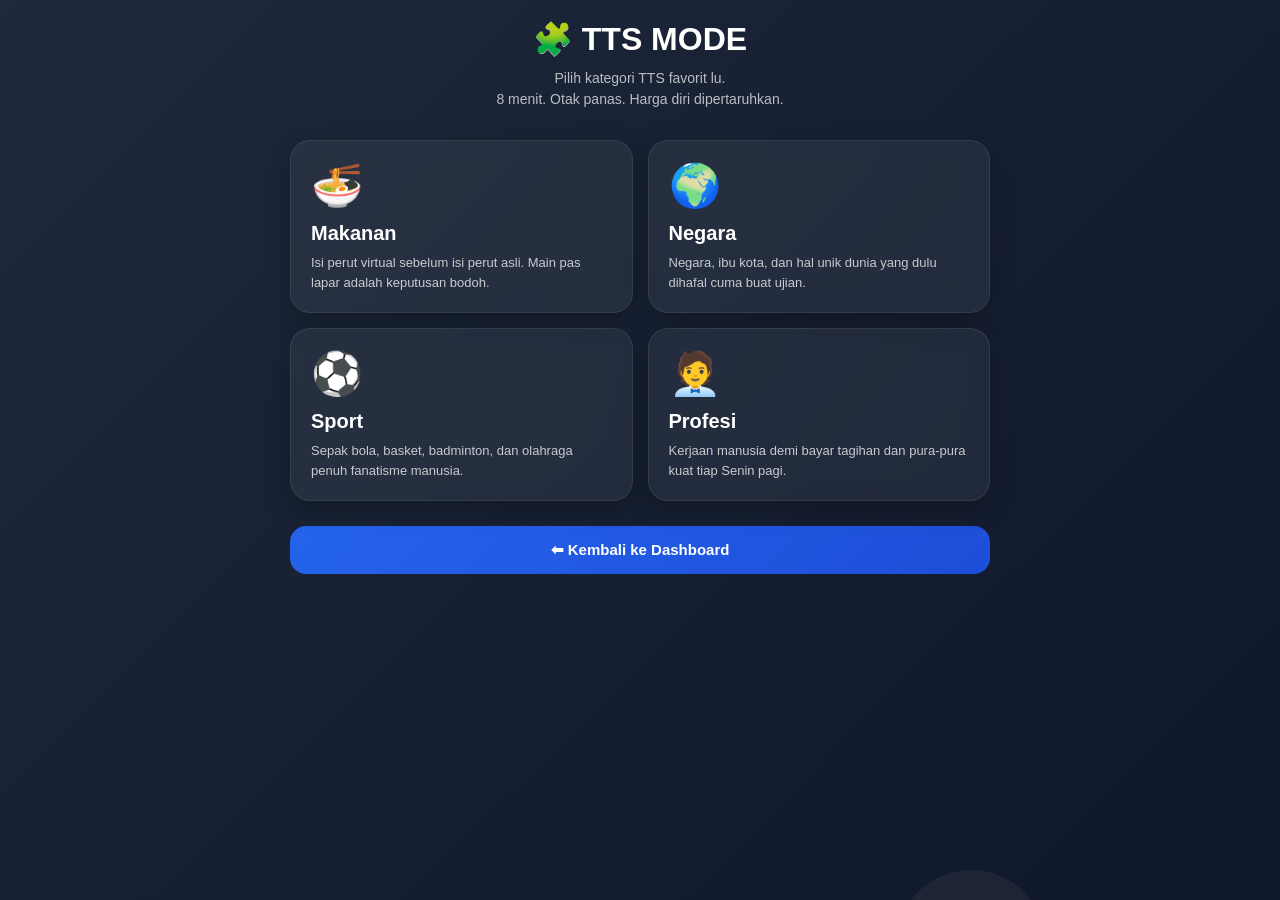
<file: ftp-tts.html>
<!DOCTYPE html>
<html lang="id">
<head>
<meta charset="UTF-8">
<meta name="viewport" content="width=device-width, initial-scale=1.0">

<title>FTP TTS GAME</title>

<style>

*{
margin:0;
padding:0;
box-sizing:border-box;
}

body{
font-family:Arial,sans-serif;
background:linear-gradient(135deg,#0f172a,#1e293b);
color:white;
min-height:100vh;
padding:20px;
overflow-x:hidden;
}

/* ================= BG ================= */

.bg{
position:fixed;
inset:0;
overflow:hidden;
z-index:-1;
}

.bubble{
position:absolute;
bottom:-120px;
border-radius:50%;
background:rgba(255,255,255,0.05);
animation:float 18s linear infinite;
}

.bubble:nth-child(1){
left:8%;
width:90px;
height:90px;
animation-duration:14s;
}

.bubble:nth-child(2){
left:35%;
width:140px;
height:140px;
animation-duration:22s;
}

.bubble:nth-child(3){
left:70%;
width:110px;
height:110px;
animation-duration:18s;
}

@keyframes float{

0%{
transform:translateY(0);
opacity:0;
}

10%{
opacity:1;
}

100%{
transform:translateY(-120vh);
opacity:0;
}

}

/* ================= HEADER ================= */

.header{
text-align:center;
margin-bottom:25px;
}

.header h1{
font-size:32px;
margin-bottom:10px;
}

.header p{
opacity:0.7;
font-size:14px;
}

/* ================= TOP BAR ================= */

.topbar{
display:flex;
justify-content:center;
align-items:center;
gap:15px;
margin-bottom:20px;
flex-wrap:wrap;
}

#timerDisplay{
font-size:24px;
font-weight:bold;
padding:10px 22px;
border-radius:50px;
background:#1e293b;
border:2px solid #f87171;
color:#f87171;
box-shadow:0 0 15px rgba(248,113,113,0.25);
}

#categoryName{
padding:10px 18px;
border-radius:50px;
background:rgba(255,255,255,0.07);
font-weight:bold;
}

/* ================= GAME ================= */

#game{
max-width:900px;
margin:auto;
display:none;
}

/* ================= GRID ================= */

#grid{
display:grid;

grid-template-columns:
repeat(15, minmax(26px, 38px));

gap:2px;

width:max-content;

margin:0 auto 25px auto;

padding:5px;

background:#334155;

border-radius:15px;

overflow-x:auto;

max-width:100%;
}

/* ukuran cell responsive */

.cell{
width:38px;
height:38px;

background:#0f172a;
position:relative;
}

.cell.white{
background:white;
}

.cell input{

width:100%;
height:100%;

border:none;
outline:none;

text-align:center;

font-size:clamp(14px, 3vw, 20px);
font-weight:bold;

text-transform:uppercase;

background:transparent;
color:#0f172a;

}

.num{
position:absolute;
top:1px;
left:3px;

font-size:8px;
font-weight:bold;

color:#0f172a;
}
/* ================= CLUE ================= */

#clueList{

display:grid;
grid-template-columns:1fr 1fr;
gap:15px;

}

.clue-group{

background:rgba(255,255,255,0.06);

padding:15px;

border-radius:15px;

backdrop-filter:blur(10px);

}

.clue-group h3{

margin-bottom:10px;
color:#38bdf8;

}

.clue-item{

font-size:13px;
line-height:1.5;
margin-bottom:8px;

padding:8px;

border-radius:10px;

background:rgba(255,255,255,0.04);

transition:0.2s;

cursor:pointer;

}

.clue-item:hover{

background:rgba(255,255,255,0.09);

}

/* ================= BUTTON ================= */

.actions{
margin-top:25px;
display:flex;
gap:12px;
}

button{

flex:1;

padding:14px;

border:none;
border-radius:14px;

font-weight:bold;
font-size:15px;

cursor:pointer;

transition:0.2s;

color:white;

}

.check-btn{

background:
linear-gradient(135deg,#10b981,#059669);

}

.check-btn:hover{
transform:scale(1.02);
}

.back-btn{

background:
linear-gradient(135deg,#2563eb,#1d4ed8);

}

.back-btn:hover{
transform:scale(1.02);
}

/* ================= MOBILE ================= */

@media(max-width:700px){

#clueList{
grid-template-columns:1fr;
}

#grid{
transform:scale(0.82);
transform-origin:top center;
}

}
</style>
</head>

<body>

<!-- ================= BG ================= -->

<div class="bg">

<div class="bubble"></div>
<div class="bubble"></div>
<div class="bubble"></div>

</div>

<!-- ================= HEADER ================= -->

<div class="header">

<h1>🧩 FTP TTS GAME</h1>

<p>
8 menit. Tebak kata. Jangan kalah sama kotak-kotak putih.
Manusia modern ternyata gampang dikalahin huruf.
</p>

</div>

<!-- ================= GAME ================= -->

<div id="game">

<div class="topbar">

<div id="timerDisplay">
08:00
</div>

<div id="categoryName">
Kategori
</div>

</div>

<div id="grid"></div>

<div id="clueList">

<div class="clue-group">

<h3>➡ Mendatar</h3>

<div id="mendatar"></div>

</div>

<div class="clue-group">

<h3>⬇ Menurun</h3>

<div id="menurun"></div>

</div>

</div>

<div class="actions">

<button class="check-btn"
onclick="playClick(); checkAnswer()">

✔️ Cek Jawaban

</button>

<button class="back-btn"
onclick="playClick(); window.location.href='tts-select.html'">

⬅ Kembali

</button>

</div>

</div>

<audio id="clickSound" src="click.wav"></audio>

<script>

/* ================= CATEGORY ================= */

const category =
localStorage.getItem("ttsCategory");

const categoryFiles = {

makanan: "makanan-tts.js",
negara: "negara-tts.js",
sport: "sport-tts.js",
profesi: "profesi-tts.js"

};

const categoryObject = {

makanan: "MAKANAN_TTS",
negara: "NEGARA_TTS",
sport: "SPORT_TTS",
profesi: "PROFESI_TTS"

};

let currentData = null;

let timer = null;
let timeLeft = 480;

 const clickSound =
document.getElementById("clickSound");

clickSound.volume = 0.6;

function playClick(){

clickSound.currentTime = 0;
clickSound.play();

}

/* ================= LOAD ================= */

function loadCategory(){

if(!category || !categoryFiles[category]){

alert("Kategori tidak ditemukan.");
window.location.href = "tts-select.html";
return;

}

const script = document.createElement("script");

script.src =
categoryFiles[category] + "?v=" + Date.now();

script.onload = () => {

currentData =
window[categoryObject[category]];

if(!currentData){

alert("Data TTS rusak.");
return;

}

document.getElementById("game")
.style.display = "block";

document.getElementById("categoryName")
.innerText =
currentData.clue;

renderTTS(currentData);

startTimer();

};

script.onerror = () => {

alert("File kategori gagal dimuat.");

};

document.body.appendChild(script);

}

/* ================= RENDER ================= */

function renderTTS(data){

const size = 15;

const grid =
document.getElementById("grid");

grid.innerHTML = "";

grid.style.gridTemplateColumns =
`repeat(${size}, clamp(26px, 7vw, 38px))`;

/* buat grid kosong */

for(let y=0;y<size;y++){

for(let x=0;x<size;x++){

const cell =
document.createElement("div");

cell.className = "cell";

cell.id = `cell-${x}-${y}`;

grid.appendChild(cell);

}

}

document.getElementById("mendatar")
.innerHTML = "";

document.getElementById("menurun")
.innerHTML = "";

data.words.forEach((item,index)=>{

const num = index + 1;

/* clue */

const clue =
document.createElement("div");

clue.className = "clue-item";

clue.innerText =
`${num}. ${item.soal}`;

document
.getElementById(item.type)
.appendChild(clue);

/* word */

for(let i=0;i<item.word.length;i++){

const x =
item.type === "mendatar"
? item.x + i
: item.x;

const y =
item.type === "menurun"
? item.y + i
: item.y;

const cell =
document.getElementById(`cell-${x}-${y}`);

if(cell){

cell.classList.add("white");

if(i === 0 &&
!cell.querySelector(".num")){

const number =
document.createElement("span");

number.className = "num";

number.innerText = num;

cell.appendChild(number);

}

if(!cell.querySelector("input")){

const input =
document.createElement("input");

input.maxLength = 1;

input.dataset.answer =
item.word[i].toUpperCase();

input.oninput = () => {

input.value =
input.value.toUpperCase();

};

cell.appendChild(input);

}

}

}

});

}

/* ================= TIMER ================= */

function startTimer(){

clearInterval(timer);

timeLeft = 480;

timer = setInterval(()=>{

timeLeft--;

const min =
Math.floor(timeLeft / 60);

const sec =
timeLeft % 60;

document.getElementById("timerDisplay")
.innerText =
`${min}:${sec < 10 ? "0"+sec : sec}`;

if(timeLeft <= 0){

clearInterval(timer);

document.getElementById("game").innerHTML = `

<div style="
text-align:center;
padding:40px;
background:rgba(255,255,255,0.06);
border-radius:20px;
">

<h1 style="color:#f87171;">
⏰ WAKTU HABIS
</h1>

<p style="
margin-top:15px;
opacity:0.8;
line-height:1.6;
">

Huruf-hurufnya menang.<br>
Otak lu tadi loading kelamaan.

</p>

<button
onclick="window.location.href='tts-select.html'"
style="
margin-top:20px;
padding:14px 24px;
border:none;
border-radius:14px;
background:linear-gradient(135deg,#2563eb,#1d4ed8);
color:white;
font-weight:bold;
cursor:pointer;
">

⬅ Kembali ke TTS Select

</button>

</div>

`;

}

},1000);

}

/* ================= CHECK ================= */

function checkAnswer(){

const inputs =
document.querySelectorAll("input");

let correct = 0;

inputs.forEach(input=>{

if(
input.value.toUpperCase()
===
input.dataset.answer
){

input.style.background =
"#d1fae5";

input.style.color =
"#065f46";

correct++;

}else{

input.style.background =
"#fee2e2";

input.style.color =
"red";

}

});

if(correct === inputs.length){

clearInterval(timer);

/* tambah coin */

let coins =
parseInt(localStorage.getItem("coins")) || 0;

coins += 20;

localStorage.setItem("coins", coins);

/* layar menang */

document.getElementById("game").innerHTML = `

<div style="
text-align:center;
padding:40px;
background:rgba(255,255,255,0.06);
border-radius:20px;
">

<h1 style="color:#10b981;">
🎉 TTS SELESAI
</h1>

<p style="
margin-top:15px;
opacity:0.85;
line-height:1.6;
">

+20 Coin didapat.<br>
Akhirnya huruf-huruf itu kalah juga.

</p>

<button
onclick="window.location.href='tts-select.html'"
style="
margin-top:20px;
padding:14px 24px;
border:none;
border-radius:14px;
background:linear-gradient(135deg,#2563eb,#1d4ed8);
color:white;
font-weight:bold;
cursor:pointer;
">

⬅ Kembali ke TTS Select

</button>

</div>

`;

}else{

alert(
`Masih ada ${
inputs.length - correct
} huruf salah.`
);

}

}

/* ================= THEME SYSTEM ================= */

const themes = {

common:{
bg:"linear-gradient(135deg,#1e293b,#0f172a)",
bubble:"rgba(255,255,255,0.05)"
},

rare:{
bg:"linear-gradient(135deg,#7f1d1d,#dc2626)",
bubble:"rgba(255,80,80,0.15)"
},

epic:{
bg:"linear-gradient(135deg,#4c1d95,#7c3aed)",
bubble:"rgba(168,85,247,0.15)"
},

legendary:{
bg:"linear-gradient(135deg,#0f172a,#06b6d4)",
bubble:"rgba(34,211,238,0.15)"
},

mythic:{
bg:"linear-gradient(135deg,#78350f,#fbbf24)",
bubble:"rgba(251,191,36,0.18)"
}

};

function applyTheme(){

let equipped =
localStorage.getItem("equippedTheme") || "common";

let theme =
themes[equipped];

if(!theme) return;

/* body bg */

document.body.style.background =
theme.bg;

/* bubble */

document
.querySelectorAll(".bubble")
.forEach(b=>{

b.style.background =
theme.bubble;

});

}

/* ================= START ================= */

applyTheme();
loadCategory();

</script>

</body>
</html>
</file>
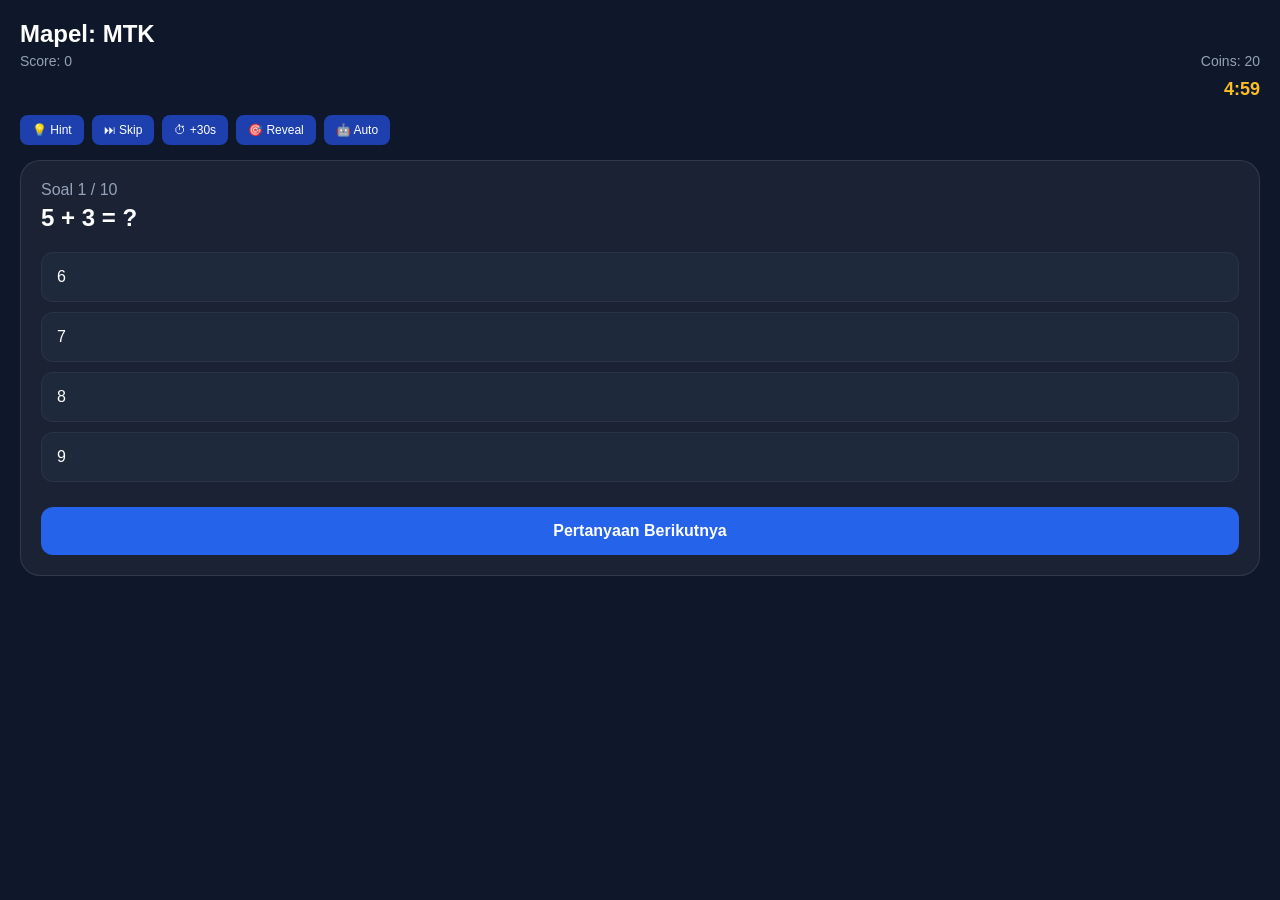
<file: quiz.html>
<!DOCTYPE html>
<html lang="id">
<head>
    <meta charset="UTF-8">
    <meta name="viewport" content="width=device-width, initial-scale=1.0">
    <title>Quiz Game - Pro Edition</title>

    <!-- Load Mapel -->
    <script src="mtk.js"></script>
    <script src="bindo.js"></script>
    <script src="bing.js"></script>
    <script src="ipa.js"></script>
    <script src="pai.js"></script>

    <style>
        * { margin:0; padding:0; box-sizing:border-box; }
        body {
            font-family: 'Segoe UI', Tahoma, Geneva, Verdana, sans-serif;
            background: #0f172a; color: white; padding: 20px;
            min-height: 100vh; transition: 0.4s; overflow-x: hidden;
        }
        .top { margin-bottom: 15px; }
        .info-bar { display: flex; justify-content: space-between; color: #94a3b8; font-size: 14px; margin-top: 5px; }
        #timerDisplay { text-align: right; color: #fbbf24; font-weight: bold; font-size: 18px; margin: 10px 0; }
        
        .quiz-box {
            background: rgba(255,255,255,0.05); padding: 20px;
            border-radius: 20px; border: 1px solid rgba(255,255,255,0.1);
            animation: fade 0.3s ease;
        }
        @keyframes fade { from { opacity:0; transform:translateY(10px); } to { opacity:1; transform:translateY(0); } }

        .option {
            background: #1e293b; padding: 15px; margin-bottom: 10px;
            border-radius: 12px; cursor: pointer; transition: 0.2s;
            border: 1px solid rgba(255,255,255,0.05);
        }
        .option:hover { background: #334155; transform: scale(1.01); }
        .correct { background: #16a34a !important; animation: correctPop 0.3s ease; }
        .wrong { background: #dc2626 !important; animation: shake 0.3s ease; }

        @keyframes correctPop { 0%, 100% {transform:scale(1);} 50% {transform:scale(1.03);} }
        @keyframes shake { 0%, 100% {transform:translateX(0);} 25% {transform:translateX(-5px);} 75% {transform:translateX(5px);} }

        .next-btn {
            width: 100%; padding: 15px; margin-top: 15px;
            background: #2563eb; color: white; border: none;
            border-radius: 12px; cursor: pointer; font-weight: bold; font-size: 16px;
        }
        .next-btn:active { transform: scale(0.98); }

        .item-bar { display: flex; gap: 8px; flex-wrap: wrap; margin-bottom: 15px; }
        .item-bar button {
            padding: 8px 12px; border: none; border-radius: 8px;
            background: #1e40af; color: white; cursor: pointer; font-size: 12px;
        }

        .coin-float {
            position: fixed; left: 50%; top: 50%; transform: translate(-50%,-50%);
            font-size: 30px; font-weight: bold; color: #fbbf24; pointer-events: none;
            animation: floatUp 1s ease forwards; z-index: 999;
        }
        @keyframes floatUp { 0% {opacity:0; transform:translate(-50%,0);} 20% {opacity:1;} 100% {opacity:0; transform:translate(-50%,-150px);} }

        .level-popup {
            position: fixed; top: 20px; left: 50%; transform: translateX(-50%);
            background: linear-gradient(135deg,#f59e0b,#fbbf24); padding: 15px 25px;
            border-radius: 15px; font-weight: bold; color: black; z-index: 9999; animation: popup 1.5s ease forwards;
        }
        @keyframes popup { 0% {opacity:0; top:-50px;} 20%, 80% {opacity:1; top:20px;} 100% {opacity:0; top:-50px;} }
    </style>
</head>
<body>

<div class="top">
    <h2 id="subjectName">Mapel: -</h2>
    <div class="info-bar">
        <div id="scoreDisplay">Score: 0</div>
        <div id="coinDisplay">Coins: 0</div>
    </div>
    <div id="timerDisplay">05:00</div>
</div>

<div class="item-bar">
    <button onclick="useHint()">💡 Hint</button>
    <button onclick="useSkip()">⏭ Skip</button>
    <button onclick="useExtra()">⏱ +30s</button>
    <button onclick="useReveal()">🎯 Reveal</button>
    <button onclick="useAuto()">🤖 Auto</button>
</div>

<div class="quiz-box">
    <p id="questionNumber" style="color:#94a3b8; margin-bottom:5px;"></p>
    <h2 id="questionText" style="margin-bottom:20px;">Memuat soal...</h2>
    <div id="optionsContainer"></div>
    <button class="next-btn" onclick="nextQuestion()">Pertanyaan Berikutnya</button>
</div>

<script>
// ================= SOUND & GLOBALS =================
const clickSound = new Audio("click.wav");
const successSound = new Audio("success.wav");
const errorSound = new Audio("error.wav");
const coinSound = new Audio("coin.wav");

function playSound(s) { s.currentTime = 0; s.play().catch(()=>{}); }

let subject = localStorage.getItem("subject") || "MTK";
let totalCoins = parseInt(localStorage.getItem("totalCoins")) || 0;
let current = 0, correct = 0, wrong = 0;
let answered = false, finished = false;
let timeLeft = 300, timer;
let questions = [];

// ================= INIT DATA =================
function init() {
    document.getElementById("subjectName").innerText = "Mapel: " + subject;
    let allQ = [];
    if(subject==="MTK") allQ = typeof mtkQuestions !== 'undefined' ? mtkQuestions : [];
    if(subject==="BINDO") allQ = typeof bindoQuestions !== 'undefined' ? bindoQuestions : [];
    if(subject==="BING") allQ = typeof bingQuestions !== 'undefined' ? bingQuestions : [];
    if(subject==="IPA") allQ = typeof ipaQuestions !== 'undefined' ? ipaQuestions : [];
    if(subject==="PAI") allQ = typeof paiQuestions !== 'undefined' ? paiQuestions : [];

    questions = allQ.sort(() => Math.random() - 0.5).slice(0, 10);
    if(questions.length === 0) alert("Database soal kosong!");
    
    startTimer();
    applyTheme();
    loadQ();
    updateUI();
}

// ================= LOGIC QUIZ =================
function loadQ() {
    if(current >= questions.length) return endQuiz();
    answered = false;
    let q = questions[current];
    
    document.getElementById("questionNumber").innerText = `Soal ${current + 1} / ${questions.length}`;
    document.getElementById("questionText").innerText = q.question;
    
    const container = document.getElementById("optionsContainer");
    container.innerHTML = "";
    
    q.options.forEach(opt => {
        let div = document.createElement("div");
        div.className = "option";
        div.innerText = opt;
        div.onclick = () => check(opt);
        container.appendChild(div);
    });
}

function check(selected) {
    if (answered || finished) return;
    answered = true;
    
    let q = questions[current];
    let isCorrect = (selected === q.answer);

    document.querySelectorAll(".option").forEach(el => {
        el.style.pointerEvents = "none";
        if(el.innerText === q.answer) el.classList.add("correct");
        if(el.innerText === selected && !isCorrect) el.classList.add("wrong");
    });

    if (isCorrect) {
        playSound(successSound); playSound(coinSound);
        correct++;
        let reward = q.difficulty === "easy" ? 5 : (q.difficulty === "medium" ? 15 : 20);
        totalCoins += reward;
        showCoin(reward);
        updateQuest("coin", reward);
        checkLevelUp();
    } else {
        playSound(errorSound);
        wrong++;
        totalCoins = Math.max(0, totalCoins - 10);
    }
    
    localStorage.setItem("totalCoins", totalCoins);
    updateUI();
}

function nextQuestion() {
    if (!answered) return alert("Jawab dulu dong! 🗿");
    playSound(clickSound);
    current++;
    loadQ();
}

// ================= UTILS & QUEST =================
function updateUI() {
    document.getElementById("scoreDisplay").innerText = "Score: " + (correct * 10);
    document.getElementById("coinDisplay").innerText = "Coins: " + totalCoins;
}

function startTimer() {
    timer = setInterval(() => {
        if(finished) return clearInterval(timer);
        timeLeft--;
        let m = Math.floor(timeLeft/60), s = timeLeft%60;
        document.getElementById("timerDisplay").innerText = `${m}:${s.toString().padStart(2,'0')}`;
        if(timeLeft <= 0) endQuiz();
    }, 1000);
}

function updateQuest(type, val = 1) {
    let data = JSON.parse(localStorage.getItem("questData")) || { progress: {}, claimed: [], lastReset: Date.now() };
    data.progress[type] = (data.progress[type] || 0) + val;
    localStorage.setItem("questData", JSON.stringify(data));
}

function showCoin(amt) {
    let d = document.createElement("div");
    d.className = "coin-float"; d.innerText = `+${amt} 🪙`;
    document.body.appendChild(d);
    setTimeout(() => d.remove(), 1000);
}

// ================= ITEMS =================
function hasItem(id) { return (JSON.parse(localStorage.getItem("inventory")) || []).includes(id); }
function removeItem(id) {
    let inv = JSON.parse(localStorage.getItem("inventory")) || [];
    let idx = inv.indexOf(id);
    if(idx > -1) inv.splice(idx,1);
    localStorage.setItem("inventory", JSON.stringify(inv));
}

function useHint() {
    if(!hasItem("hint")) return alert("Beli dulu di Shop!");
    alert("Petunjuk: Jawaban bukan '" + questions[current].options.find(o => o !== questions[current].answer) + "'");
    removeItem("hint");
}

function useSkip() {
    if(!hasItem("skip")) return alert("Beli dulu di Shop!");
    removeItem("skip"); answered = true; nextQuestion();
}

function useExtra() {
    if(!hasItem("extra")) return alert("Beli dulu di Shop!");
    timeLeft += 30; removeItem("extra"); alert("+30 Detik!");
}

function useReveal() {
    if(!hasItem("reveal")) return alert("Beli dulu di Shop!");
    alert("Jawabannya: " + questions[current].answer); removeItem("reveal");
}

function useAuto() {
    if(!hasItem("autoanswer")) return alert("Beli dulu di Shop!");
    alert("Robot mengerjakan soal...");
    correct = 10; wrong = 0; totalCoins += 100; removeItem("autoanswer"); endQuiz();
}

// ================= END GAME =================
function endQuiz() {
    if(finished) return;
    finished = true;
    clearInterval(timer);

    // Achievement & Quest Perfect
    if(wrong === 0 && correct === 10) updateQuest("perfect", 1);
    
    // Save Stats
    let stats = JSON.parse(localStorage.getItem("stats")) || { played:0, win:0, correct:0, wrong:0 };
    stats.played++; stats.correct += correct; stats.wrong += wrong;
    localStorage.setItem("stats", JSON.stringify(stats));

    // Leaderboard
    let lb = JSON.parse(localStorage.getItem("leaderboard")) || [];
    let pName = localStorage.getItem("player") || "Player";
    let pExist = lb.find(x => x.name === pName);
    if(pExist) pExist.coins = totalCoins; else lb.push({name:pName, coins:totalCoins});
    lb.sort((a,b) => b.coins - a.coins);
    localStorage.setItem("leaderboard", JSON.stringify(lb));

    alert(`Quiz Selesai!\nBenar: ${correct}\nSalah: ${wrong}`);
    window.location.href = "dashboard.html";
}

function applyTheme(){
    const t = localStorage.getItem("equippedTheme");
    const maps = { rare: "linear-gradient(135deg,#7f1d1d,#dc2626)", epic: "linear-gradient(135deg,#4c1d95,#7c3aed)", legendary: "linear-gradient(135deg,#0f172a,#06b6d4)", mythic: "linear-gradient(135deg,#78350f,#fbbf24)" };
    if(maps[t]) document.body.style.background = maps[t];
}

function checkLevelUp() {
    // Sederhana: jika koin kelipatan 500
    if(totalCoins % 500 === 0 && totalCoins !== 0) {
        let p = document.createElement("div");
        p.className = "level-popup"; p.innerText = "🎉 RANK UP!";
        document.body.appendChild(p); setTimeout(()=>p.remove(), 1500);
    }
}

init();
</script>
</body>
</html>
</file>
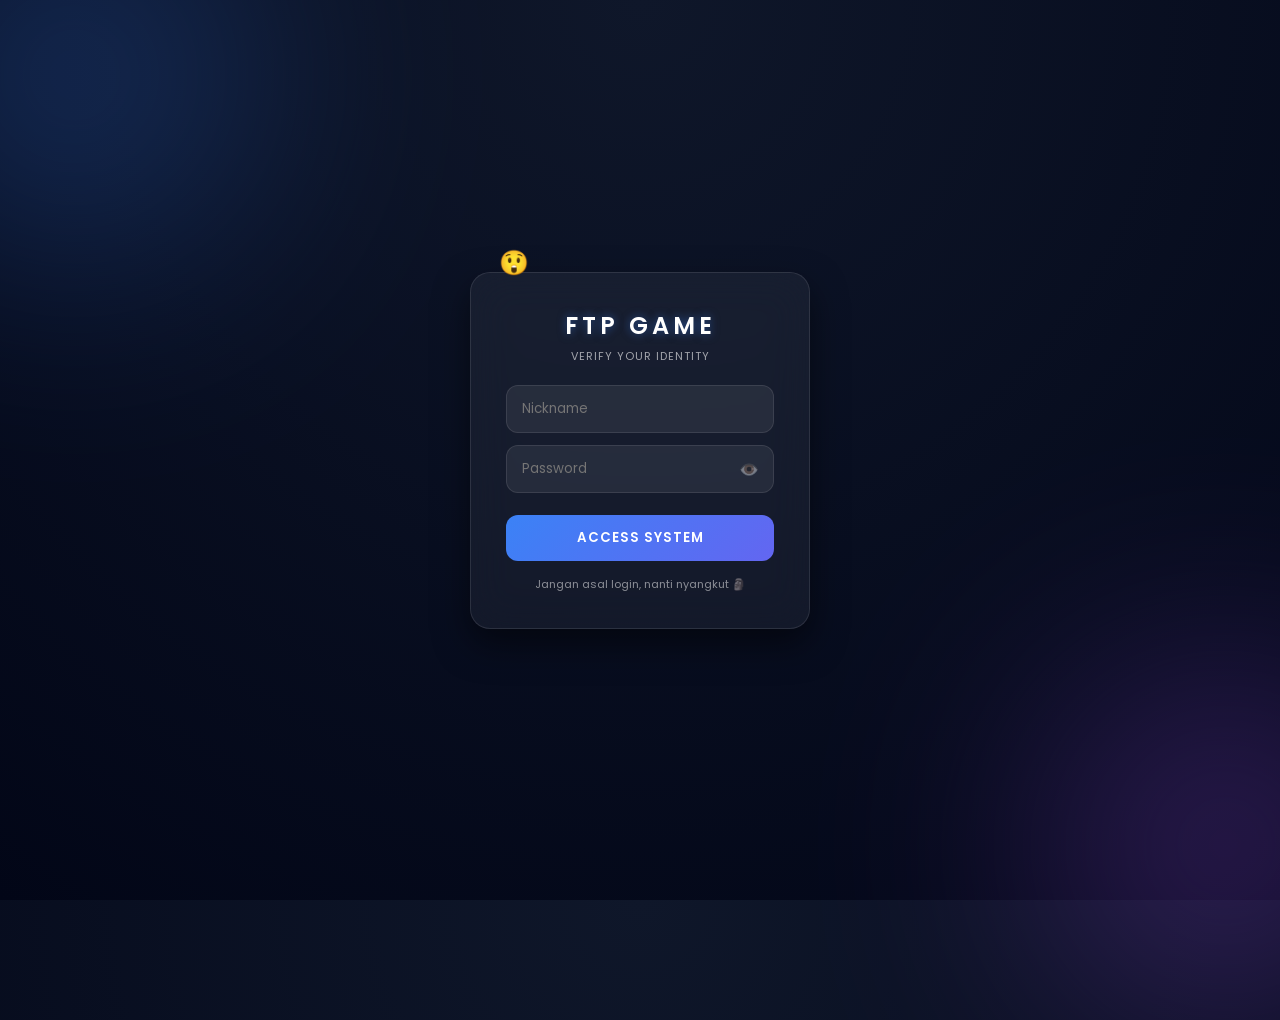
<file: result.html>
<!DOCTYPE html>
<html lang="id">
<head>
<meta charset="UTF-8">
<meta name="viewport"
content="width=device-width, initial-scale=1.0">

<title>Battle Result</title>

<style>

*{
margin:0;
padding:0;
box-sizing:border-box;
}

body{
font-family:Arial;
background:
linear-gradient(135deg,#0f172a,#1e293b);
color:white;
height:100vh;
display:flex;
justify-content:center;
align-items:center;
overflow:hidden;
padding:20px;
}

/* ================= BG ================= */

.bg{
position:fixed;
inset:0;
overflow:hidden;
z-index:-1;
}

.bubble{
position:absolute;
bottom:-120px;
width:120px;
height:120px;
border-radius:50%;
background:rgba(255,255,255,0.05);
animation:float 18s linear infinite;
}

.bubble:nth-child(1){
left:10%;
width:80px;
height:80px;
animation-duration:12s;
}

.bubble:nth-child(2){
left:45%;
animation-duration:18s;
}

.bubble:nth-child(3){
left:75%;
width:150px;
height:150px;
animation-duration:22s;
}

@keyframes float{

0%{
transform:translateY(0);
opacity:0;
}

10%{
opacity:1;
}

100%{
transform:translateY(-120vh);
opacity:0;
}

}

/* ================= BOX ================= */

.box{
width:100%;
max-width:420px;
background:rgba(255,255,255,0.06);
padding:30px;
border-radius:25px;
backdrop-filter:blur(10px);
text-align:center;
box-shadow:
0 10px 30px rgba(0,0,0,0.4);

animation:pop 0.4s ease;
}

@keyframes pop{

from{
opacity:0;
transform:scale(0.92);
}

to{
opacity:1;
transform:scale(1);
}

}

/* ================= ICON ================= */

#icon{
font-size:80px;
margin-bottom:15px;
animation:floatIcon 2s infinite ease-in-out;
}

@keyframes floatIcon{

0%{
transform:translateY(0);
}

50%{
transform:translateY(-8px);
}

100%{
transform:translateY(0);
}

}

/* ================= TEXT ================= */

h1{
font-size:32px;
margin-bottom:10px;
}

#message{
opacity:0.8;
line-height:1.6;
margin-top:10px;
}

#reward{
margin-top:20px;
font-size:24px;
font-weight:bold;
color:#fbbf24;
}

/* ================= BUTTON ================= */

button{
width:100%;
padding:15px;
border:none;
border-radius:16px;
margin-top:25px;
background:
linear-gradient(135deg,#2563eb,#1d4ed8);
color:white;
font-size:15px;
font-weight:bold;
cursor:pointer;
transition:0.2s;
}

button:hover{
transform:scale(1.03);
}

</style>
</head>

<body>

<!-- ================= BG ================= -->

<div class="bg">

<div class="bubble"></div>
<div class="bubble"></div>
<div class="bubble"></div>

</div>

<!-- ================= BOX ================= -->

<div class="box">

<div id="icon">
🏆
</div>

<h1 id="status">
MENANG
</h1>

<p id="message">
Pesan result
</p>

<div id="reward">
+0 Coin
</div>

<button onclick="
window.location.href='dashboard.html'
">

⬅ Kembali ke Dashboard

</button>

</div>

<script>

// ================= DATA =================

const data =
JSON.parse(
localStorage.getItem("result")
);

// fallback
if(!data){

window.location.href =
"dashboard.html";

}

// ================= STATUS =================

document.getElementById("status")
.innerText =
data.win
? "🏆 MENANG"
: "💀 KALAH";

// ================= ICON =================

document.getElementById("icon")
.innerText =
data.win
? "🏆"
: "💀";

// ================= MESSAGE EXTRA =================

const roast = [

"Bossnya sampe kasihan liat damage lu.",

"Jawaban lu lebih acak dari hidup NPC GTA.",

"10 menit dipake mikir, hasilnya tetep tragedi.",

"Raja Integral ngajak lu balik belajar pecahan.",

"Lord Grammar barusan pindah kewarganegaraan.",

"Mutan Kimia nyuruh lu jangan pegang tabung reaksi dulu.",

"Penjaga Hikmah kehilangan hikmah setelah lihat skor lu.",

"Soalnya SMP. Reaksi lu kayak disuruh bikin roket NASA.",

"Damage lu ke boss setara lempar kapas.",

"Bossnya nyaris tidur nunggu jawaban bener.",

"Kalah dengan penuh konsistensi. Salut sih.",

"Kalau ngawur dapat poin, lu udah mythic rank.",

"HP boss masih tebel. Yang tipis malah harapan.",

"Kecepetan 500 tahun dek 🗿",

"Boss battle berubah jadi sesi bullying akademik."

];

const praise = [

"Bossnya pensiun setelah lawan lu.",

"Damage lu ilegal buat ukuran anak SMP.",

"Raja Integral resmi jadi korban matematika brutal.",

"Lord Grammar nangis pake present perfect continuous.",

"Mutan Kimia gagal berevolusi lawan otak lu.",

"Penjaga Hikmah sekarang yang butuh nasihat.",

"Jawaban lu lurus semua. Langka juga.",

"Boss battle berubah jadi eksekusi publik.",

"Otak lu akhirnya online hari ini.",

"HP boss lenyap lebih cepat dari kuota akhir bulan.",

"Lu main bukan buat menang. Lu buat boss trauma.",

"Kalau ini anime, soundtrack kemenangan udah nyala.",

"Bossnya sekarang nyari mapel lain buat hidup.",

"Serem juga ternyata kalau lu fokus.",

"Kerja bagus. Sistem pendidikan akhirnya berhasil sekali."

];

// ================= MESSAGE =================

let finalMessage = data.message;

if(data.win){

let randomPraise =
praise[
Math.floor(
Math.random() * praise.length
)
];

finalMessage +=
"\n\n" + randomPraise;

}else{

let randomRoast =
roast[
Math.floor(
Math.random() * roast.length
)
];

finalMessage +=
"\n\n" + randomRoast;

}

document.getElementById("message")
.innerText =
finalMessage;

// ================= REWARD =================

document.getElementById("reward")
.innerText =
`+${data.reward} Coin`;

// ================= EFFECT =================

if(data.win){

document.querySelector(".box")
.style.boxShadow =
"0 0 40px rgba(251,191,36,0.4)";

}else{

document.querySelector(".box")
.style.boxShadow =
"0 0 40px rgba(239,68,68,0.35)";

}

 /* ================= THEME SYSTEM ================= */

const themes = {

common:{
bg:"linear-gradient(135deg,#1e293b,#0f172a)",
bubble:"rgba(255,255,255,0.05)"
},

rare:{
bg:"linear-gradient(135deg,#7f1d1d,#dc2626)",
bubble:"rgba(255,80,80,0.15)"
},

epic:{
bg:"linear-gradient(135deg,#4c1d95,#7c3aed)",
bubble:"rgba(168,85,247,0.15)"
},

legendary:{
bg:"linear-gradient(135deg,#0f172a,#06b6d4)",
bubble:"rgba(34,211,238,0.15)"
},

mythic:{
bg:"linear-gradient(135deg,#78350f,#fbbf24)",
bubble:"rgba(251,191,36,0.18)"
}

};

function applyTheme(){

let equipped =
localStorage.getItem("equippedTheme") || "common";

let theme =
themes[equipped];

if(!theme) return;

/* body bg */

document.body.style.background =
theme.bg;

/* bubble */

document
.querySelectorAll(".bubble")
.forEach(b=>{

b.style.background =
theme.bubble;

});

}

 applyTheme();

</script>

</body>
</html>
</file>
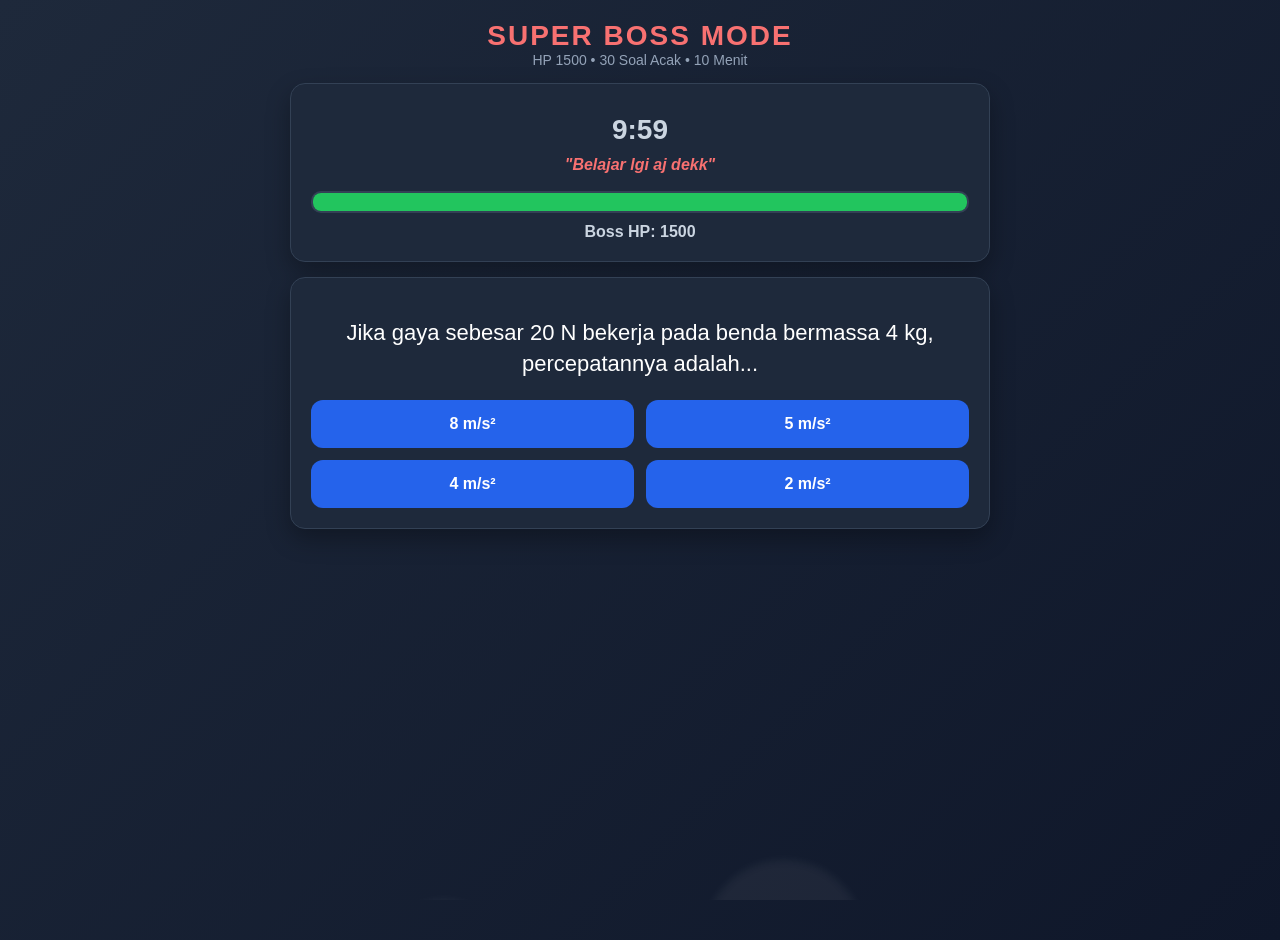
<file: super-boss.html>
<!DOCTYPE html>
<html lang="id">
<head>
<meta charset="UTF-8" />
<meta name="viewport" content="width=device-width, initial-scale=1.0"/>
<title>Super Boss Battle - Final Edition</title>

<style>
  body {
    margin: 0;
    font-family: 'Segoe UI', Tahoma, Geneva, Verdana, sans-serif;
    background: linear-gradient(135deg,#0f172a,#1e1b2e);
    color: white;
    padding: 20px;
    overflow-x: hidden;
    min-height: 100vh;
    position: relative;
  }

  .container { max-width: 700px; margin: auto; }

  .header { text-align: center; margin-bottom: 15px; }
  .header h1 { margin: 0; font-size: 28px; letter-spacing: 2px; color: #f87171; }
  .sub { color: #94a3b8; font-size: 14px; }

  .box {
    background: #1e293b;
    padding: 20px;
    border-radius: 15px;
    margin-top: 15px;
    box-shadow: 0 10px 25px rgba(0,0,0,0.3);
    border: 1px solid #334155;
  }

  .question {
    font-size: 22px;
    text-align: center;
    margin: 20px 0;
    line-height: 1.4;
  }

  .answers {
    display: grid;
    grid-template-columns: 1fr 1fr;
    gap: 12px;
  }

  button {
    padding: 15px;
    border: none;
    border-radius: 12px;
    background: #2563eb;
    color: white;
    font-weight: bold;
    font-size: 16px;
    cursor: pointer;
    transition: 0.2s;
  }

  button:hover {
    background: #3b82f6;
    transform: translateY(-2px);
  }

  button:active { transform: scale(0.95); }

  /* Progress Bar */
  .hpbar {
    height: 18px;
    background: #0f172a;
    border-radius: 10px;
    overflow: hidden;
    margin-top: 10px;
    border: 2px solid #334155;
  }

  .hpfill {
    height: 100%;
    background: #22c55e;
    width: 100%;
    transition: width 0.4s ease-out, background 0.4s;
  }

  .status {
    text-align: center;
    margin-top: 10px;
    color: #cbd5e1;
    font-weight: bold;
  }

  /* --- ANIMASI --- */
  @keyframes shake {
    0% { transform: translate(1px, 1px) rotate(0deg); }
    20% { transform: translate(-3px, 0px) rotate(1deg); }
    40% { transform: translate(3px, 2px) rotate(-1deg); }
    60% { transform: translate(-3px, 1px) rotate(0deg); }
    80% { transform: translate(3px, 1px) rotate(1deg); }
    100% { transform: translate(1px, -2px) rotate(-1deg); }
  }

  @keyframes fadeInOut {
    0% { opacity: 0; transform: translate(-50%, -60%) scale(0.5); }
    20% { opacity: 1; transform: translate(-50%, -50%) scale(1.1); }
    80% { opacity: 1; transform: translate(-50%, -50%) scale(1); }
    100% { opacity: 0; transform: translate(-50%, -40%) scale(0.9); }
  }

  @keyframes flashAnim {
    0% { opacity: 1; background: white; }
    85% { opacity: 1; background: white; }
    100% { opacity: 0; background: transparent; }
  }

  .flash-overlay {
    position: fixed;
    top: 0; left: 0; width: 100%; height: 100%;
    background: white;
    z-index: 10000;
    display: none;
    pointer-events: none;
  }
  
  @keyframes megaShake{

0%{transform:translate(2px,1px);}
10%{transform:translate(-3px,-2px);}
20%{transform:translate(5px,2px);}
30%{transform:translate(-5px,1px);}
40%{transform:translate(3px,-1px);}
50%{transform:translate(-2px,2px);}
60%{transform:translate(5px,1px);}
70%{transform:translate(-4px,-2px);}
80%{transform:translate(2px,3px);}
90%{transform:translate(-3px,1px);}
100%{transform:translate(2px,-1px);}

}

.bg-animation{
  position: fixed;
  top: 0;
  left: 0;
  width: 100vw;
  height: 100vh;
  overflow: hidden;
  z-index: -1;
}

.bubble{
position:absolute;
bottom:-120px;
width:120px;
height:120px;
border-radius:50%;
background:rgba(255,255,255,0.05);
filter:blur(4px);
animation:float 18s linear infinite;
}

.bubble:nth-child(1){
left:10%;
width:80px;
height:80px;
animation-duration:14s;
}

.bubble:nth-child(2){
left:30%;
animation-duration:20s;
}

.bubble:nth-child(3){
left:55%;
width:160px;
height:160px;
animation-duration:24s;
}

.bubble:nth-child(4){
left:75%;
width:100px;
height:100px;
animation-duration:18s;
}

.bubble:nth-child(5){
left:90%;
width:70px;
height:70px;
animation-duration:12s;
}

@keyframes float{

0%{
transform:translateY(0) scale(1);
opacity:0;
}

10%{
opacity:1;
}

100%{
transform:translateY(-120vh) scale(1.3);
opacity:0;
}

}
</style>
</head>

<body>
  
  <!-- BG ANIMATION -->
<div class="bg-animation">

<div class="bubble"></div>
<div class="bubble"></div>
<div class="bubble"></div>
<div class="bubble"></div>
<div class="bubble"></div>

</div>

<audio id="bgm" autoplay>
  <source src="super-boss.mp3" type="audio/mpeg">
</audio>

 <audio id="correctSound">
  <source src="success.wav" type="audio/wav">
</audio>

<audio id="wrongSound">
  <source src="error.wav" type="audio/wav">
</audio>

<div id="flash-screen" class="flash-overlay"></div>

<div id="boss-alert" style="position:fixed; top:50%; left:50%; transform:translate(-50%, -50%); color:#ff4444; font-size:45px; font-weight:900; z-index:9999; display:none; text-shadow: 4px 4px #000; pointer-events:none; text-align:center; font-family: 'Arial Black', sans-serif; line-height: 1;">
  BOSS SKILL:<br><span id="skill-name" style="font-size:60px;">TIME SLASH!</span>
  <div id="skill-sub" style="font-size:20px; color:white;">-2 MENIT</div>
</div>

<div class="container">
  <div class="header">
    <h1>SUPER BOSS MODE</h1>
    <div class="sub">HP 1500 • 30 Soal Acak • 10 Menit</div>
  </div>

  <div class="box">
    <div class="status" id="timer" style="font-size: 28px;">10:00</div>
    
    <div id="boss-speech" style="text-align:center; font-weight:bold; color:#f87171; height:25px; margin-top:10px; font-style:italic;">
      "Belajar lgi aj dekk"
    </div>

    <div class="hpbar">
      <div class="hpfill" id="hp"></div>
    </div>

    <div class="status" id="hptext">Boss HP: 1500</div>
  </div>

  <div class="box">
    <div class="question" id="question">Menyiapkan tantangan...</div>
    <div class="answers" id="answers"></div>
  </div>

  <script src="mtk-super-boss-quiz.js"></script>
  <script src="bindo-super-boss-quiz.js"></script>
  <script src="bing-super-boss-quiz.js"></script>
  <script src="ipa-super-boss-quiz.js"></script>
  <script src="pai-super-boss-quiz.js"></script>
</div>

<script>
// ================= INIT =================
let quiz = [];
let index = 0;
let bossHP = 1500;
const MAX_HP = 1500;
const DAMAGE = 50; 
let time = 600; 
let timer;
let enrageTriggered = false;
let flashTriggered = false;
 let earthquakeTriggered = false;
 let suddenMathInterval;
 let heartTriggered = false;

// ================= LOAD & MIX SOAL =================
function startGame(){
  const data = {
    mtk: typeof mtkSuperBoss !== 'undefined' ? mtkSuperBoss : [],
    bindo: typeof bindoSuperBoss !== 'undefined' ? bindoSuperBoss : [],
    bing: typeof bingSuperBoss !== 'undefined' ? bingSuperBoss : [],
    ipa: typeof ipaSuperBoss !== 'undefined' ? ipaSuperBoss : [],
    pai: typeof paiSuperBoss !== 'undefined' ? paiSuperBoss : []
  };

  let combinedPool = [];
  Object.keys(data).forEach(key => {
    if(data[key].length > 0) {
      let shuffled = data[key].sort(() => Math.random() - 0.5);
      combinedPool = [...combinedPool, ...shuffled.slice(0, 6)];
    }
  });

  quiz = combinedPool.sort(() => Math.random() - 0.5);

// ================= SUDDEN MATH LOOP =================

suddenMathInterval =
setInterval(()=>{

suddenMath();

},80000);
  updateHPUI();
  startTimer();
  showQuestion();
}

// ================= TIMER =================
function startTimer(){
  timer = setInterval(() => {
    time--;
    let m = Math.floor(time / 60);
    let s = time % 60;
    document.getElementById("timer").innerText = `${m}:${s.toString().padStart(2,"0")}`;

    if(time <= 0){
      clearInterval(timer);
      saveAndExit(false, "Waktu habis! Boss tertawa melihat kelambatanmu.");
    }
  }, 1000);
}

// ================= SHOW QUESTION =================
function showQuestion(){
  if(index >= quiz.length){
    endGame(bossHP <= 0);
    return;
  }

  let q = quiz[index];
  document.getElementById("question").innerText = q.q;

  let box = document.getElementById("answers");
  box.innerHTML = "";

  // Simpan teks jawaban benar asli
  const correctText = q.a[q.correct];

  // Acak pilihan jawaban
  let choices = [...q.a].sort(() => Math.random() - 0.5);

  choices.forEach((opt) => {
    let btn = document.createElement("button");
    btn.innerText = opt;
    btn.onclick = () => check(opt === correctText);
    box.appendChild(btn);
  });
}

// ================= CHECK ANSWER & SKILLS =================
function check(isCorrect){
  const answersBox = document.getElementById("answers");

  if(isCorrect){
    correctSound.currentTime = 0;
    correctSound.play();
    bossHP -= DAMAGE;
    // ================= HEART ATTACK =================

if(bossHP < 300 && !heartTriggered){

heartTriggered = true;

triggerAlert(
"FINAL PHASE",
"HEART ATTACK MODE"
);

// bg merah gelap
document.body.style.background =
"linear-gradient(135deg,#3f0000,#1a0000)";

// timer merah kedip
document.getElementById("timer")
.style.color = "#ff0000";

document.getElementById("timer")
.style.animation =
"flashAnim 0.5s infinite";

// tombol merah
document.querySelectorAll("button")
.forEach(btn=>{

btn.style.background = "#dc2626";

btn.style.transform = "scale(1.08)";

});

// musik makin cepat
bgm.playbackRate = 1.5;

}
    if(bossHP < 0) bossHP = 0;
    
    // ================= EARTHQUAKE =================

if(bossHP < 1000 && !earthquakeTriggered){

earthquakeTriggered = true;

triggerAlert(
"BOSS SKILL:",
"EARTHQUAKE MODE"
);

document.body.style.animation =
"megaShake 0.12s infinite";

setTimeout(()=>{

document.body.style.animation = "";

},10000);

}

    // --- SKILL 1: TIME SLASH (HP <= 750) ---
    if(bossHP <= 750 && !enrageTriggered){
      enrageTriggered = true;
      time -= 120; 
      triggerAlert("BOSS SKILL: TIME SLASH!", "-2 MENIT");
    }

    // --- SKILL 2: FLASHBANG (HP <= 450) ---
    if(bossHP <= 450 && !flashTriggered){
      flashTriggered = true;
      triggerAlert("BOSS SKILL:", "FLASHBANG!!");

      const flash = document.getElementById("flash-screen");
      flash.style.display = "block";
      flash.style.animation = "flashAnim 5s forwards";

      setTimeout(() => {
        flash.style.display = "none";
        flash.style.animation = "";
      }, 5000);
    }
  } 
  else {
    wrongSound.currentTime = 0;
    wrongSound.play();
    // --- SKILL 3: INPUT JAMMER (Hukuman Salah) ---
    answersBox.style.opacity = "0.2";
    answersBox.style.pointerEvents = "none"; 
    document.body.style.animation = "shake 0.5s";
    
    setTimeout(() => {
      document.body.style.animation = "";
      answersBox.style.opacity = "1";
      answersBox.style.pointerEvents = "auto";
    }, 1000);
  }

  updateHPUI();
  index++;

  if(bossHP <= 0) endGame(true);
  else if(index >= quiz.length) endGame(false);
  else showQuestion();
}

// ================= UI HELPERS =================
function updateHPUI() {
  const hpPercent = (bossHP / MAX_HP) * 100;
  const speech = document.getElementById("boss-speech");
  const fill = document.getElementById("hp");

  fill.style.width = hpPercent + "%";
  document.getElementById("hptext").innerText = `Boss HP: ${bossHP}`;

  if (hpPercent <= 20) {
    speech.innerText = '"Sialann!!"';
    fill.style.background = "#ef4444";
  } else if (hpPercent <= 50) {
    speech.innerText = '"gabakal bisa kacung"';
    fill.style.background = "#eab308";
  } else {
    speech.innerText = '"Belajar lgi aj dekk"';
    fill.style.background = "#22c55e";
  }
}

function triggerAlert(title, sub){
  const alertBox = document.getElementById("boss-alert");
  document.getElementById("skill-name").innerText = title;
  document.getElementById("skill-sub").innerText = sub;
  
  alertBox.style.display = "block";
  alertBox.style.animation = "fadeInOut 1.5s forwards";
  
  document.body.style.background = "#7f1d1d"; 
  document.body.style.animation = "shake 0.8s infinite";
  document.getElementById("timer").style.color = "#ff4444";

  setTimeout(() => {
    document.body.style.background = "linear-gradient(135deg,#0f172a,#1e1b2e)";
    document.body.style.animation = "";
    document.getElementById("timer").style.color = "#cbd5e1";
    alertBox.style.display = "none";
  }, 1500);
}

// ================= SUDDEN MATH ============
function suddenMath(){

let a =
Math.floor(Math.random()*20)+1;

let b =
Math.floor(Math.random()*20)+1;

let correctAnswer = a * b;

// ================= START TIMER =================

let start =
Date.now();

let user =
prompt(
`⚠ SUDDEN MATH ⚠

${a} × ${b} = ?

(15 detik)`
);

let end =
Date.now();

let seconds =
(end - start) / 1000;

// ================= SKIP / TIMEOUT =================

if(

user === null ||
user.trim() === "" ||
seconds > 15

){

time -= 20;

if(time < 0){
time = 0;
}

triggerAlert(
"TIME OUT!",
"-20 DETIK"
);

return;

}

// ================= BENAR =================

if(parseInt(user) === correctAnswer){

time += 20;

triggerAlert(
"BONUS TIME!",
"+20 DETIK"
);

}

// ================= SALAH =================

else{

time -= 20;

if(time < 0){
time = 0;
}

triggerAlert(
"WRONG ANSWER!",
"-20 DETIK"
);

}

}
// ================= END GAME =================
function endGame(win){
  clearInterval(suddenMathInterval);
  clearInterval(timer);
  
  if(win){
  }
  
  let msg = win ? "Boss berhasil dikalahkan!" : "Soal habis, tapi Boss masih berdiri. Skill issue!";
  saveAndExit(win, msg);
}

function saveAndExit(win, message){
  clearInterval(suddenMathInterval);
  stopMusic();
  let reward = win ? 500 : 30;
  let coin = parseInt(localStorage.getItem("totalCoins")) || 0;
  
  localStorage.setItem("totalCoins", coin + reward);
  localStorage.setItem("result", JSON.stringify({ win, reward, message, bossHP }));

  window.location.href = "result.html";
}

 // ================= BGM =================

const bgm =
document.getElementById("bgm");

 const correctSound =
document.getElementById("correctSound");

const wrongSound =
document.getElementById("wrongSound");

correctSound.volume = 0.6;
wrongSound.volume = 0.6;

bgm.volume = 0.6;

// autoplay fix
document.body.addEventListener("click",()=>{

bgm.play();

},{ once:true });

// repeat 9x
let playCount = 1;

bgm.addEventListener("ended",()=>{

playCount++;

if(playCount <= 9){

bgm.currentTime = 0;
bgm.play();

}

});

// stop music
function stopMusic(){

bgm.pause();

bgm.currentTime = 0;

}

 /* ================= THEME SYSTEM ================= */

const themes = {

common:{
bg:"linear-gradient(135deg,#1e293b,#0f172a)",
bubble:"rgba(255,255,255,0.05)"
},

rare:{
bg:"linear-gradient(135deg,#7f1d1d,#dc2626)",
bubble:"rgba(255,80,80,0.15)"
},

epic:{
bg:"linear-gradient(135deg,#4c1d95,#7c3aed)",
bubble:"rgba(168,85,247,0.15)"
},

legendary:{
bg:"linear-gradient(135deg,#0f172a,#06b6d4)",
bubble:"rgba(34,211,238,0.15)"
},

mythic:{
bg:"linear-gradient(135deg,#78350f,#fbbf24)",
bubble:"rgba(251,191,36,0.18)"
}

};

function applyTheme(){

let equipped =
localStorage.getItem("equippedTheme") || "common";

let theme =
themes[equipped];

if(!theme) return;

/* body bg */

document.body.style.background =
theme.bg;

/* bubble */

document
.querySelectorAll(".bubble")
.forEach(b=>{

b.style.background =
theme.bubble;

}) ;

}


// Jalankan Gamenya
applyTheme();
startGame();
</script>
</body>
</html>
</file>
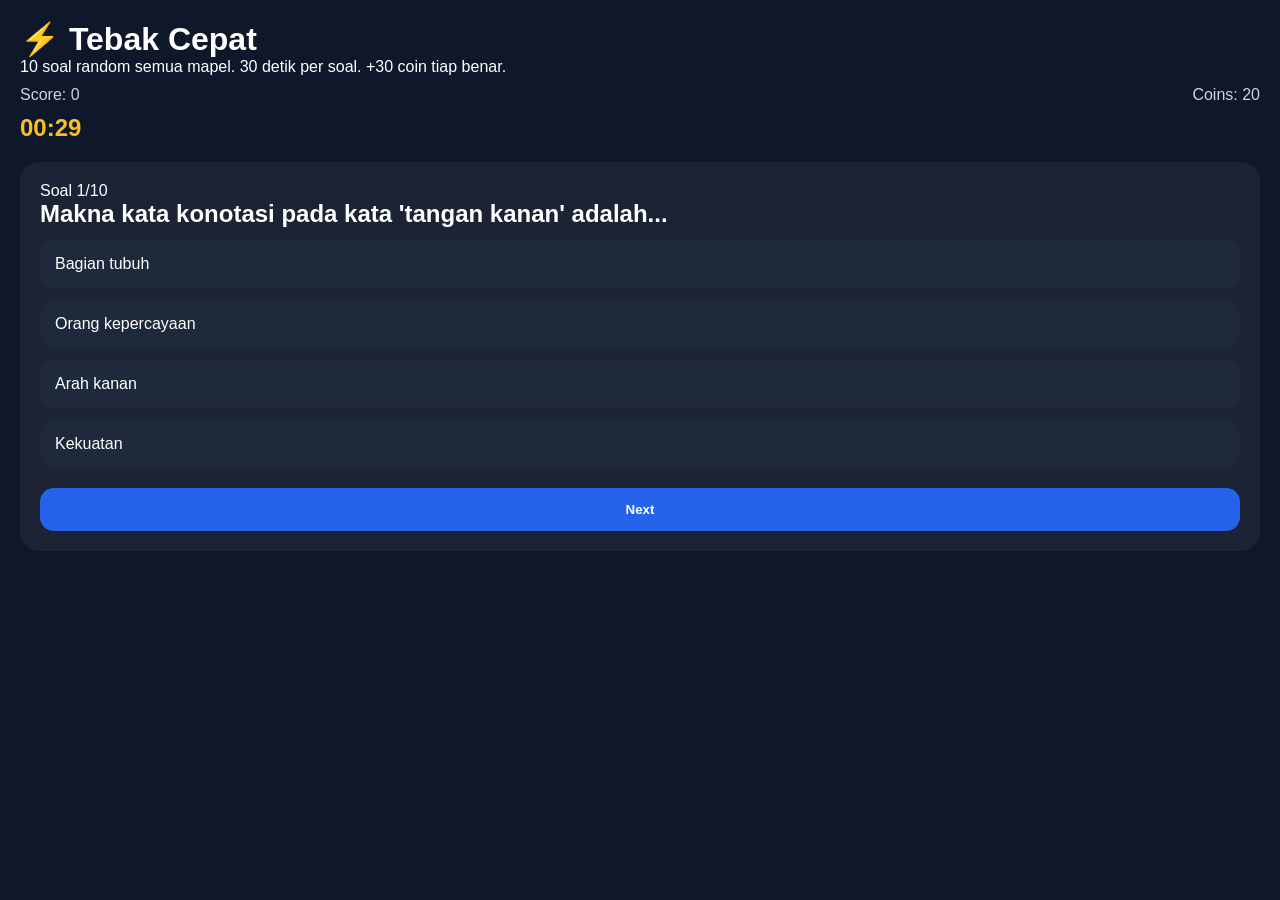
<file: tebakcepat.html>
<!DOCTYPE html>
<html lang="id">
<head>
<meta charset="UTF-8">
<meta name="viewport" content="width=device-width, initial-scale=1.0">

<title>Tebak Cepat</title>

<script src="mtk-hard.js"></script>
<script src="bindo-hard.js"></script>
<script src="bing-hard.js"></script>
<script src="ipa-hard.js"></script>
<script src="pai-hard.js"></script>

<style>

*{
margin:0;
padding:0;
box-sizing:border-box;
}

body{
font-family:Arial;
background:#0f172a;
background-size:cover;
background-attachment:fixed;
transition:0.4s;
color:white;
padding:20px;
min-height:100vh;
overflow-x:hidden;
}

.top{
margin-bottom:20px;
}

.info{
display:flex;
justify-content:space-between;
margin-top:10px;
color:#cbd5e1;
}

#timer{
font-size:24px;
font-weight:bold;
color:#fbbf24;
margin-top:10px;
}

.quiz-box{
background:rgba(255,255,255,0.05);
padding:20px;
border-radius:20px;
margin-top:20px;
animation:fade .3s ease;
}

@keyframes fade{
from{
opacity:0;
transform:translateY(10px);
}
to{
opacity:1;
transform:translateY(0);
}
}

.option{
background:#1e293b;
padding:15px;
border-radius:14px;
margin-top:12px;
cursor:pointer;
transition:.2s;
}

.option:hover{
background:#334155;
transform:scale(1.02);
}

.correct{
background:#16a34a !important;
}

.wrong{
background:#dc2626 !important;
}

.next{
width:100%;
margin-top:20px;
padding:14px;
border:none;
border-radius:14px;
background:#2563eb;
color:white;
font-weight:bold;
cursor:pointer;
}

.coin-float{
position:fixed;
left:50%;
top:50%;
transform:translate(-50%,-50%);
font-size:30px;
font-weight:bold;
color:#fbbf24;
animation:floatUp 1s ease forwards;
pointer-events:none;
}

@keyframes floatUp{
0%{
opacity:0;
transform:translate(-50%,0);
}
20%{
opacity:1;
}
100%{
opacity:0;
transform:translate(-50%,-150px);
}
}

</style>
</head>

<body>

<div class="top">

<h1>⚡ Tebak Cepat</h1>

<p>
10 soal random semua mapel.
30 detik per soal.
+30 coin tiap benar.
</p>

<div class="info">

<div id="score">
Score: 0
</div>

<div id="coins">
Coins: 0
</div>

</div>

<div id="timer">
00:30
</div>

</div>

<div class="quiz-box">

<p id="number"></p>

<h2 id="question"></h2>

<div id="options"></div>

<button class="next" onclick="nextQuestion()">
Next
</button>

</div>

<script>

// ================= SOUND =================

const clickSound = new Audio("click.wav");
const successSound = new Audio("success.wav");
const errorSound = new Audio("error.wav");
const coinSound = new Audio("coin.wav");

function playSound(sound){

sound.currentTime = 0;
sound.play();

}

// ================= RANDOM =================

function getRandom(arr,count){

return [...arr]
.sort(()=>Math.random()-0.5)
.slice(0,count);

}

// ================= QUESTIONS =================

let questions = [

...getRandom(mtkHardQuestions,2),
...getRandom(bindoHardQuestions,2),
...getRandom(bingHardQuestions,2),
...getRandom(ipaHardQuestions,2),
...getRandom(paiHardQuestions,2)

];

questions = questions.sort(
()=>Math.random()-0.5
);

// ================= PLAYER =================

let totalCoins =
parseInt(localStorage.getItem("totalCoins"))
|| 0;

let current = 0;
let score = 0;
let answered = false;

let timeLeft = 30;
let timer;

 let finished = false;

const player =
localStorage.getItem("player");

// ================= UI =================

function updateUI(){

document.getElementById("score").innerText =
"Score: " + score;

document.getElementById("coins").innerText =
"Coins: " + totalCoins;

}

// ================= TIMER =================

function startTimer(){

clearInterval(timer);

timer = setInterval(()=>{

if(finished) return;

timeLeft--;

let m = "00";

let s = timeLeft
.toString()
.padStart(2,"0");

document.getElementById("timer").innerText =
`${m}:${s}`;

if(timeLeft <= 0){

clearInterval(timer);

current++;

if(current < questions.length){

loadQuestion();

}else{

endGame();

}

}

},1000);

}

// ================= LOAD =================

function loadQuestion(){

answered = false;

timeLeft = 30;

startTimer();

let q = questions[current];

document.getElementById("number").innerText =
`Soal ${current+1}/10`;

document.getElementById("question").innerText =
q.question;

let box =
document.getElementById("options");

box.innerHTML = "";

q.options.forEach(opt=>{

let div =
document.createElement("div");

div.className = "option";

div.innerText = opt;

div.onclick = ()=>checkAnswer(opt);

box.appendChild(div);

});

}

// ================= CHECK =================

function checkAnswer(selected){

if(answered) return;

answered = true;

playSound(clickSound);

let q = questions[current];

document.querySelectorAll(".option")
.forEach(o=>{

o.style.pointerEvents = "none";

if(o.innerText === q.answer){
o.classList.add("correct");
}

if(
o.innerText === selected &&
selected !== q.answer
){
o.classList.add("wrong");
}

});

if(selected === q.answer){

playSound(successSound);
playSound(coinSound);

score++;

totalCoins += 30;

localStorage.setItem(
"totalCoins",
totalCoins
);

updateUI();

showCoin(30);

}else{

playSound(errorSound);

}

}

// ================= NEXT =================

function nextQuestion(){

playSound(clickSound);

if(!answered) return;

current++;

if(current < questions.length){

loadQuestion();

}else{

endGame();

}

}

// ================= FLOAT =================

function showCoin(amount){

let div =
document.createElement("div");

div.className = "coin-float";

div.innerText =
`+${amount} 🪙`;

document.body.appendChild(div);

setTimeout(()=>{
div.remove();
},1000);

}

// ================= END =================

function endGame(){

if(finished) return;

finished = true;

clearInterval(timer);

localStorage.setItem(
"fastCooldown_"+player,
Date.now()
);

alert(
`Game selesai!\n\nScore: ${score}\nCoins: ${totalCoins}`
);

window.location.href =
"dashboard.html";

}

 // ================= THEME =================

function applyTheme(){

const themes = {

common:
"linear-gradient(135deg,#1e293b,#0f172a)",

rare:
"linear-gradient(135deg,#7f1d1d,#dc2626)",

epic:
"linear-gradient(135deg,#4c1d95,#7c3aed)",

legendary:
"linear-gradient(135deg,#0f172a,#06b6d4)",

mythic:
"linear-gradient(135deg,#78350f,#fbbf24)"

};

let equipped =
localStorage.getItem("equippedTheme");

if(themes[equipped]){

document.body.style.background =
themes[equipped];

}

}

// ================= START =================

 applyTheme();

updateUI();

loadQuestion();

</script>

</body>
</html>
</file>
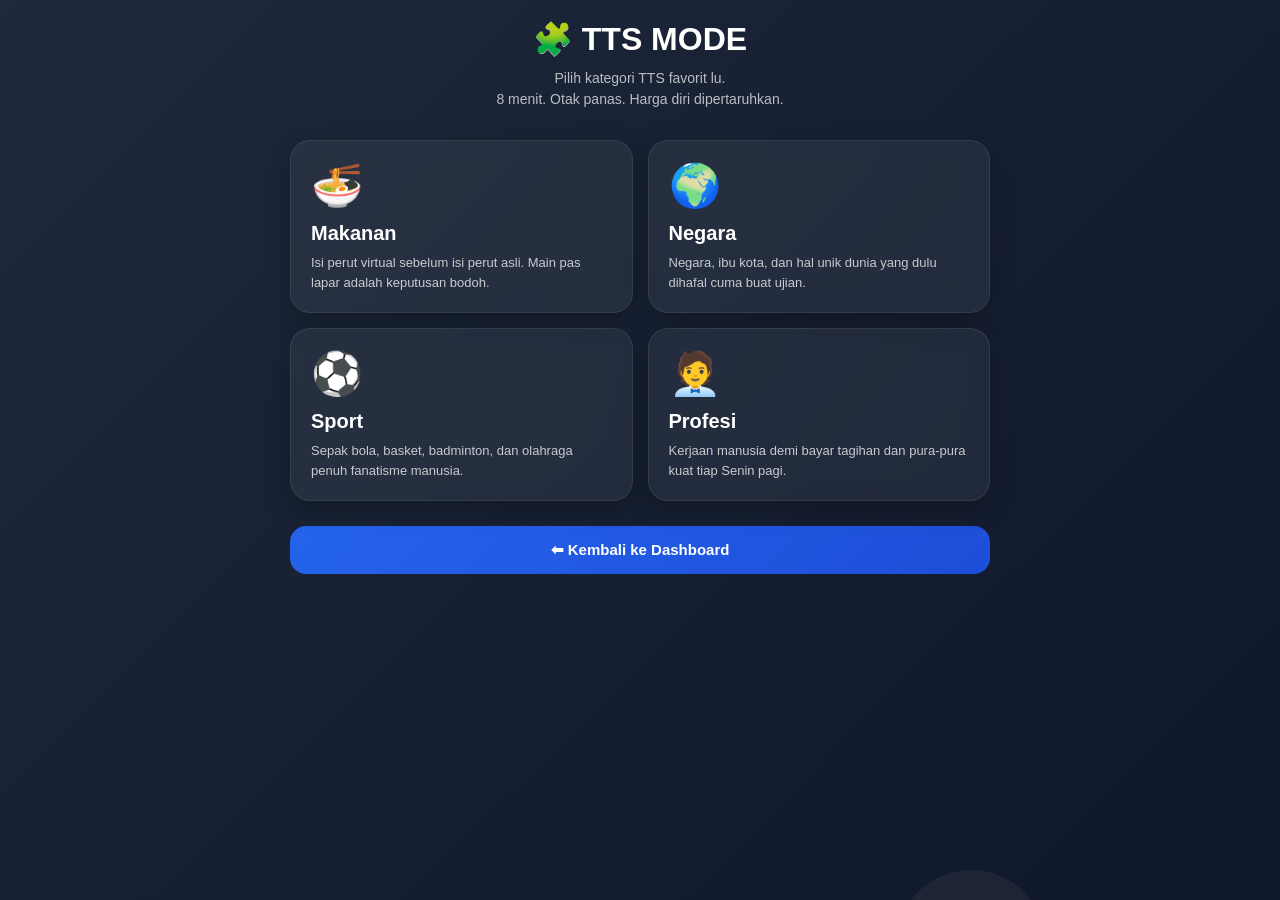
<file: tts-select.html>
<!DOCTYPE html>
<html lang="id">
<head>
<meta charset="UTF-8">
<meta name="viewport" content="width=device-width, initial-scale=1.0">

<title>TTS Select</title>

<style>

*{
margin:0;
padding:0;
box-sizing:border-box;
}

body{
font-family:Arial;
background:linear-gradient(135deg,#0f172a,#1e293b);
color:white;
min-height:100vh;
padding:20px;
overflow-x:hidden;
}

/* ================= BG ================= */

.bg{
position:fixed;
inset:0;
overflow:hidden;
z-index:-1;
}

.bubble{
position:absolute;
bottom:-120px;
width:120px;
height:120px;
border-radius:50%;
background:rgba(255,255,255,0.05);
animation:float 18s linear infinite;
}

.bubble:nth-child(1){
left:10%;
width:80px;
height:80px;
animation-duration:13s;
}

.bubble:nth-child(2){
left:40%;
animation-duration:20s;
}

.bubble:nth-child(3){
left:70%;
width:150px;
height:150px;
animation-duration:24s;
}

@keyframes float{

0%{
transform:translateY(0);
opacity:0;
}

10%{
opacity:1;
}

100%{
transform:translateY(-120vh);
opacity:0;
}

}

/* ================= HEADER ================= */

.header{
text-align:center;
margin-bottom:30px;
}

.header h1{
font-size:32px;
margin-bottom:10px;
}

.header p{
opacity:0.7;
font-size:14px;
line-height:1.5;
}

/* ================= CATEGORY ================= */

.grid{
display:grid;
grid-template-columns:1fr 1fr;
gap:15px;
max-width:700px;
margin:auto;
}

.card{
background:rgba(255,255,255,0.06);
padding:20px;
border-radius:20px;
backdrop-filter:blur(10px);
border:1px solid rgba(255,255,255,0.08);
transition:0.25s;
cursor:pointer;
box-shadow:0 8px 25px rgba(0,0,0,0.25);
}

.card:hover{
transform:translateY(-4px) scale(1.02);
background:rgba(255,255,255,0.09);
}

.icon{
font-size:42px;
margin-bottom:12px;
}

.card h3{
margin-bottom:8px;
font-size:20px;
}

.card p{
font-size:13px;
opacity:0.75;
line-height:1.5;
}

/* ================= BUTTON ================= */

.back{
max-width:700px;
margin:25px auto 0;
}

.back button{
width:100%;
padding:15px;
border:none;
border-radius:16px;
background:linear-gradient(135deg,#2563eb,#1d4ed8);
color:white;
font-size:15px;
font-weight:bold;
cursor:pointer;
transition:0.25s;
}

.back button:hover{
transform:scale(1.02);
}

/* ================= MOBILE ================= */

@media(max-width:600px){

.grid{
grid-template-columns:1fr;
}

}

</style>
</head>

<body>

<!-- ================= BG ================= -->

<div class="bg">
<div class="bubble"></div>
<div class="bubble"></div>
<div class="bubble"></div>
</div>

<!-- ================= HEADER ================= -->

<div class="header">

<h1>🧩 TTS MODE</h1>

<p>
Pilih kategori TTS favorit lu.<br>
8 menit. Otak panas. Harga diri dipertaruhkan.
</p>

</div>

<!-- ================= CATEGORY ================= -->

<div class="grid">

<!-- Makanan -->
<div class="card"
onclick="playClick(); openTTS('makanan')">

<div class="icon">🍜</div>

<h3>Makanan</h3>

<p>
Isi perut virtual sebelum isi perut asli.
Main pas lapar adalah keputusan bodoh.
</p>

</div>

<!-- Negara -->
<div class="card"
onclick="playClick(); openTTS('negara')">

<div class="icon">🌍</div>

<h3>Negara</h3>

<p>
Negara, ibu kota, dan hal unik dunia yang dulu dihafal cuma buat ujian.
</p>

</div>

<!-- Sport -->
<div class="card"
onclick="playClick(); openTTS('sport')">

<div class="icon">⚽</div>

<h3>Sport</h3>

<p>
Sepak bola, basket, badminton, dan olahraga penuh fanatisme manusia.
</p>

</div>

<!-- Profesi -->
<div class="card"
onclick="playClick(); openTTS('profesi')">

<div class="icon">🧑‍💼</div>

<h3>Profesi</h3>

<p>
Kerjaan manusia demi bayar tagihan dan pura-pura kuat tiap Senin pagi.
</p>

</div>

</div>

<!-- ================= BACK ================= -->

<div class="back">

<button onclick="
window.location.href='dashboard.html'
">

⬅ Kembali ke Dashboard

</button>

</div>

<audio id="clickSound" preload="auto">
  <source src="click.wav" type="audio/wav">
</audio>

<script>

function openTTS(category){

localStorage.setItem(
"ttsCategory",
category
);

window.location.href =
"ftp-tts.html";

}

 const clickSound =
document.getElementById("clickSound");

clickSound.volume = 0.5;

function playClick(){

clickSound.pause();

clickSound.currentTime = 0;

clickSound.play().catch(err=>{

console.log("Audio gagal:", err);

});

}

/* semua tombol */

document
.querySelectorAll("button")
.forEach(btn=>{

btn.addEventListener("click", playClick);

});

 /* ================= THEME SYSTEM ================= */

const themes = {

common:{
bg:"linear-gradient(135deg,#1e293b,#0f172a)",
bubble:"rgba(255,255,255,0.05)"
},

rare:{
bg:"linear-gradient(135deg,#7f1d1d,#dc2626)",
bubble:"rgba(255,80,80,0.15)"
},

epic:{
bg:"linear-gradient(135deg,#4c1d95,#7c3aed)",
bubble:"rgba(168,85,247,0.15)"
},

legendary:{
bg:"linear-gradient(135deg,#0f172a,#06b6d4)",
bubble:"rgba(34,211,238,0.15)"
},

mythic:{
bg:"linear-gradient(135deg,#78350f,#fbbf24)",
bubble:"rgba(251,191,36,0.18)"
}

};

function applyTheme(){

let equipped =
localStorage.getItem("equippedTheme") || "common";

let theme =
themes[equipped];

if(!theme) return;

/* body bg */

document.body.style.background =
theme.bg;

/* bubble */

document
.querySelectorAll(".bubble")
.forEach(b=>{

b.style.background =
theme.bubble;

});

}

applyTheme();
loadCategory();

</script>

</body>
</html>
</file>
